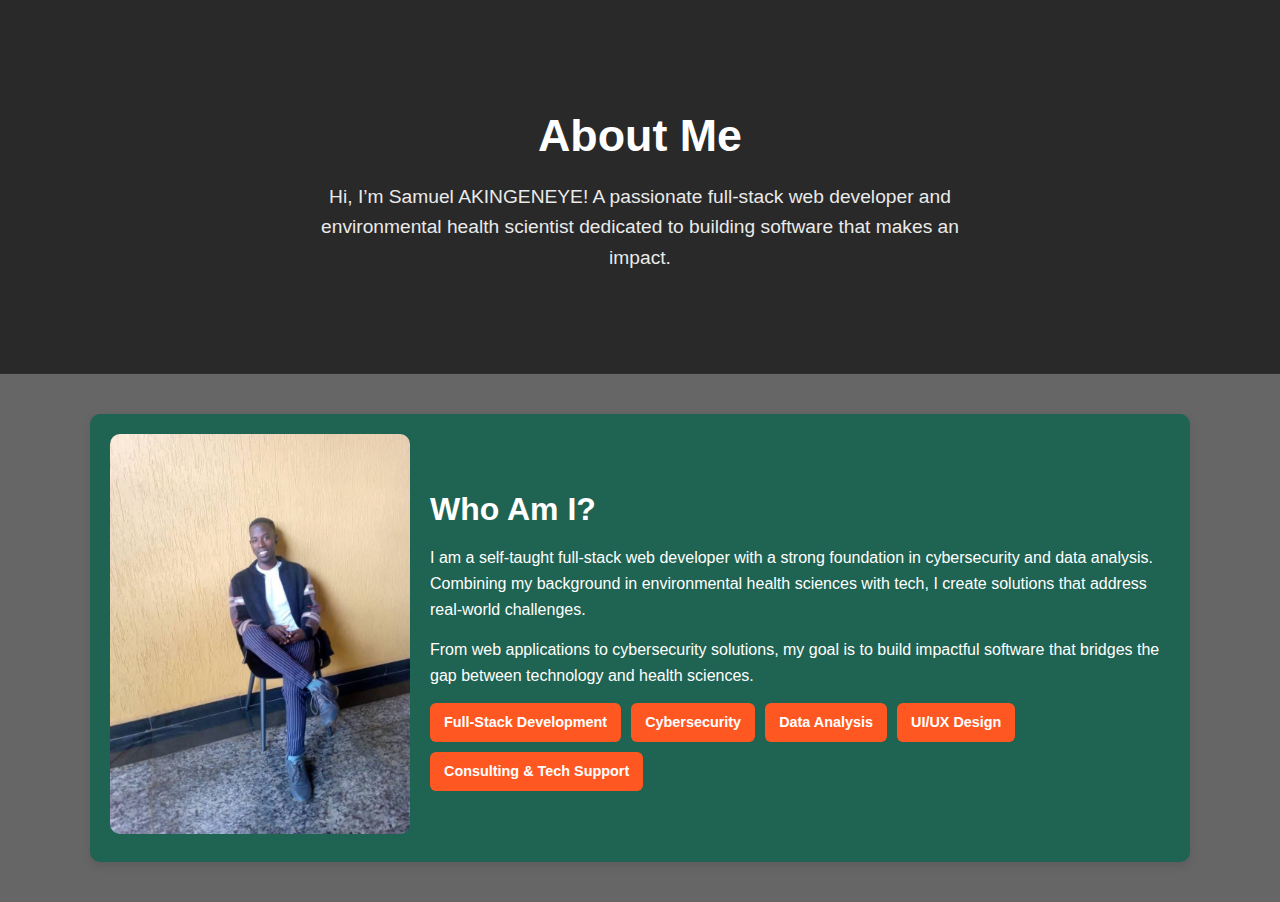
<file: about.html>
<!DOCTYPE html>
<html lang="en">
<head>
    <meta charset="UTF-8">
    <meta name="viewport" content="width=device-width, initial-scale=1.0">
    <title>About Me </title>
    <style>
        * {
            margin: 0;
            padding: 0;
            box-sizing: border-box;
            font-family: "Poppins", sans-serif;
        }

        body {
            background: linear-gradient(to right, rgba(0, 0, 0, 0.6), rgba(0, 0, 0, 0.6)), url('https://img.freepik.com/free-photo/technology-digital-business-concept-ai-graphic-interface_53876-129703.jpg');
            color: #333;
            line-height: 1.6;
        }

        /* Hero Section */
        .hero {
            background: linear-gradient(rgba(0, 0, 0, 0.6), rgba(0, 0, 0, 0.6)), 
                        url('https://img.freepik.com/free-photo/technology-digital-business-concept-ai-graphic-interface_53876-129703.jpg');
            background-size: cover;
            background-position: center;
            text-align: center;
            color: white;
            padding: 100px 20px;
        }

        .hero h1 {
            font-size: 2.8rem;
            margin-bottom: 10px;
        }

        .hero p {
            font-size: 1.2rem;
            max-width: 700px;
            margin: 0 auto;
            opacity: 0.9;
        }

        /* About Section */
        .about-container {
            max-width: 1100px;
            margin: 40px auto;
            padding: 20px;
            background: rgb(31, 99, 82);
            border-radius: 10px;
            box-shadow: 0 4px 10px rgba(0, 0, 0, 0.1);
            color: white;
        }

        .about-content {
            display: flex;
            align-items: center;
            flex-wrap: wrap;
            gap: 20px;
        }

        .about-image img {
            width: 300px;
            height: auto;
            border-radius: 10px;
        }

        .about-text {
            flex: 1;
        }

        .about-text h2 {
            font-size: 2rem;
            margin-bottom: 10px;
            color: white;
            text-shadow: #333;
        }

        .about-text p {
            font-size: 1rem;
            color: white;
            margin-bottom: 15px;
        }

        .about-text .skills {
            display: flex;
            flex-wrap: wrap;
            gap: 10px;
            margin-top: 10px;
        }

        .skills span {
            background: #ff5722;
            color: white;
            padding: 8px 14px;
            border-radius: 6px;
            font-size: 0.9rem;
            font-weight: bold;
        }

        /* Responsive Design */
        @media (max-width: 768px) {
            .about-content {
                flex-direction: column;
                text-align: center;
            }

            .about-image img {
                width: 80%;
            }
        }
    </style>
</head>
<body>

    <section class="hero">
        <h1>About Me</h1>
        <p>Hi, I’m Samuel AKINGENEYE! A passionate full-stack web developer and environmental health scientist dedicated to building software that makes an impact.</p>
    </section>

    <section class="about-container">
        <div class="about-content">
            <div class="about-image">
                <img src="My image.jpeg" alt="Fresh Talent">
            </div>
            <div class="about-text">
                <h2>Who Am I?</h2>
                <p>I am a self-taught full-stack web developer with a strong foundation in cybersecurity and data analysis. Combining my background in environmental health sciences with tech, I create solutions that address real-world challenges.</p>
                <p>From web applications to cybersecurity solutions, my goal is to build impactful software that bridges the gap between technology and health sciences.</p>
                <div class="skills">
                    <span>Full-Stack Development</span>
                    <span>Cybersecurity</span>
                    <span>Data Analysis</span>
                    <span>UI/UX Design</span>
                    <span>Consulting & Tech Support</span>
                </div>
            </div>
        </div>
    </section>

</body>
</html>
</file>
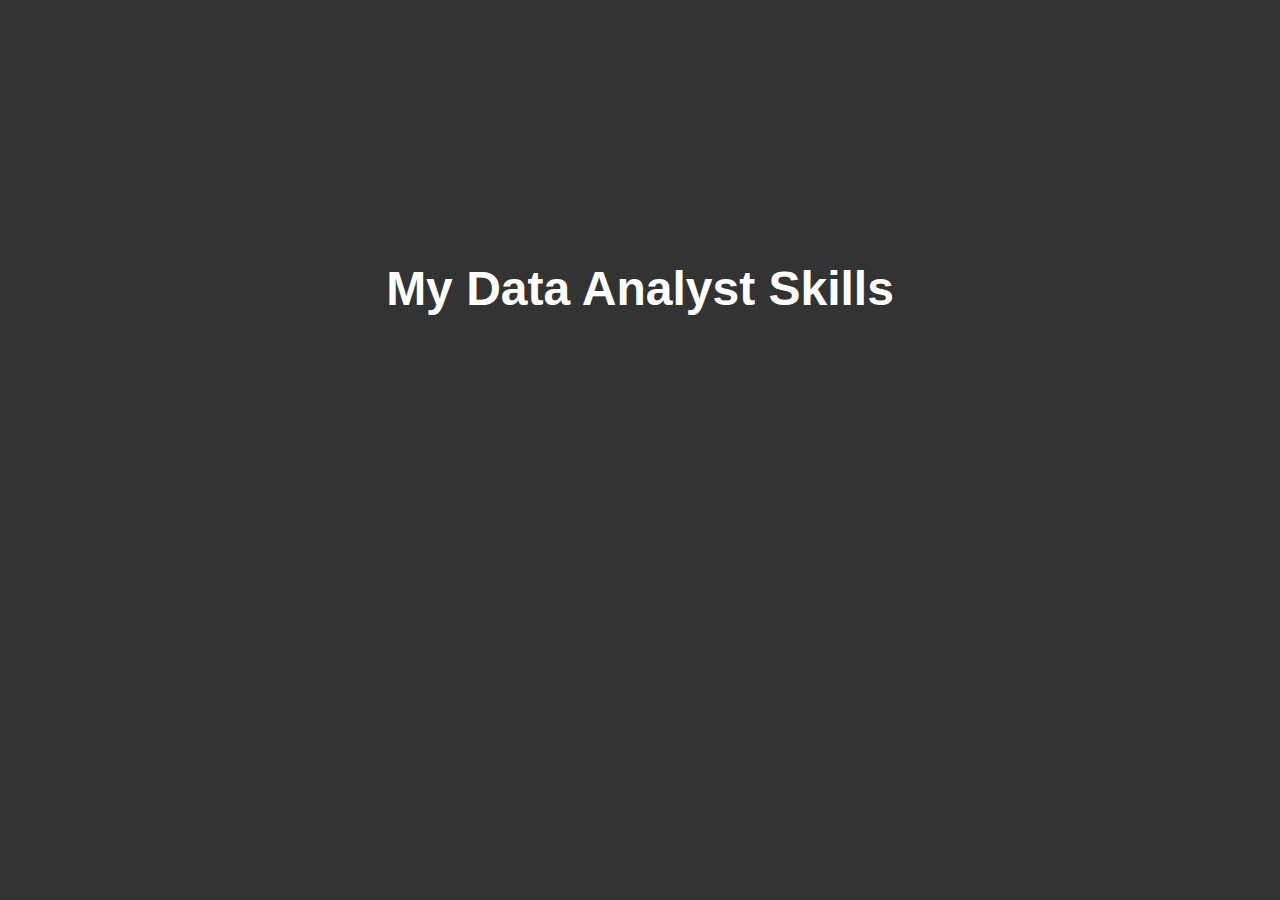
<file: analysis.html>
<!DOCTYPE html>
<html lang="en">
<head>
    <meta charset="UTF-8">
    <meta name="viewport" content="width=device-width, initial-scale=1.0">
    <title>Data Analyst Skills - Fresh Talent in IT</title>
    <style>
        body {
            font-family: Arial, sans-serif;
            background: rgba(0, 0, 0, 0.8);
            color: #fff;
            margin: 0;
            padding: 0;
            display: flex;
            justify-content: center;
            align-items: center;
            height: 100vh;
            text-align: center;
        }

        h1 {
            font-size: 3rem;
            margin-bottom: 50px;
            animation: fadeIn 2s ease-in-out;
        }

        .container {
            display: flex;
            justify-content: space-around;
            align-items: center;
            flex-wrap: wrap;  /* Allows items to wrap */
            width: 100%;
            max-width: 1000px;
            height: auto;  /* Adjusted to make height flexible */
        }

        .skill {
            font-size: 2rem;
            font-weight: bold;
            padding: 20px;
            margin: 10px;
            background: linear-gradient(135deg, #f6d365, #fda085);
            color: white;
            border-radius: 10px;
            text-align: center;
            box-shadow: 0 4px 6px rgba(0, 0, 0, 0.1);
            opacity: 0;
            animation: fadeInSkills 2s ease-in-out forwards;
            transition: transform 0.3s ease-in-out, box-shadow 0.3s ease-in-out;
            width: 200px;  /* Fixed width for each skill */
        }

        .skill:nth-child(1) {
            animation-delay: 0.5s;
        }

        .skill:nth-child(2) {
            animation-delay: 1s;
        }

        .skill:nth-child(3) {
            animation-delay: 1.5s;
        }

        .skill:nth-child(4) {
            animation-delay: 2s;
        }

        /* Hover animation */
        .skill:hover {
            transform: scale(1.1);
            box-shadow: 0 8px 15px rgba(0, 0, 0, 0.2);
        }

        @keyframes fadeIn {
            from {
                opacity: 0;
                transform: translateY(-20px);
            }
            to {
                opacity: 1;
                transform: translateY(0);
            }
        }

        @keyframes fadeInSkills {
            0% {
                opacity: 0;
                transform: translateY(30px);
            }
            100% {
                opacity: 1;
                transform: translateY(0);
            }
        }

        /* Media Queries for responsiveness */
        @media (max-width: 768px) {
            h1 {
                font-size: 2rem; /* Smaller heading on mobile */
            }

            .skill {
                font-size: 1.5rem; /* Smaller skill text on mobile */
                width: 45%; /* Two skills per row on mobile */
                margin: 10px;
            }

            .container {
                justify-content: center;
                height: auto; /* Adjust height for smaller screen */
            }
        }

        @media (max-width: 480px) {
            .skill {
                font-size: 1.2rem; /* Even smaller text on very small screens */
                width: 90%; /* One skill per row on very small screens */
            }
        }
    </style>
</head>
<body>
    <div>
        <h1>My Data Analyst Skills</h1>
        <div class="container">
            <div class="skill">Data Cleaning</div>
            <div class="skill">Data Visualization</div>
            <div class="skill">SQL Queries</div>
            <div class="skill">Python (Pandas, NumPy)</div>
        </div>
    </div>

    <script>
        document.querySelectorAll('.skill').forEach(skill => {
            skill.addEventListener('click', () => {
                alert(`You clicked on ${skill.textContent}!`);
            });
        });
    </script>
</body>
</html>
</file>
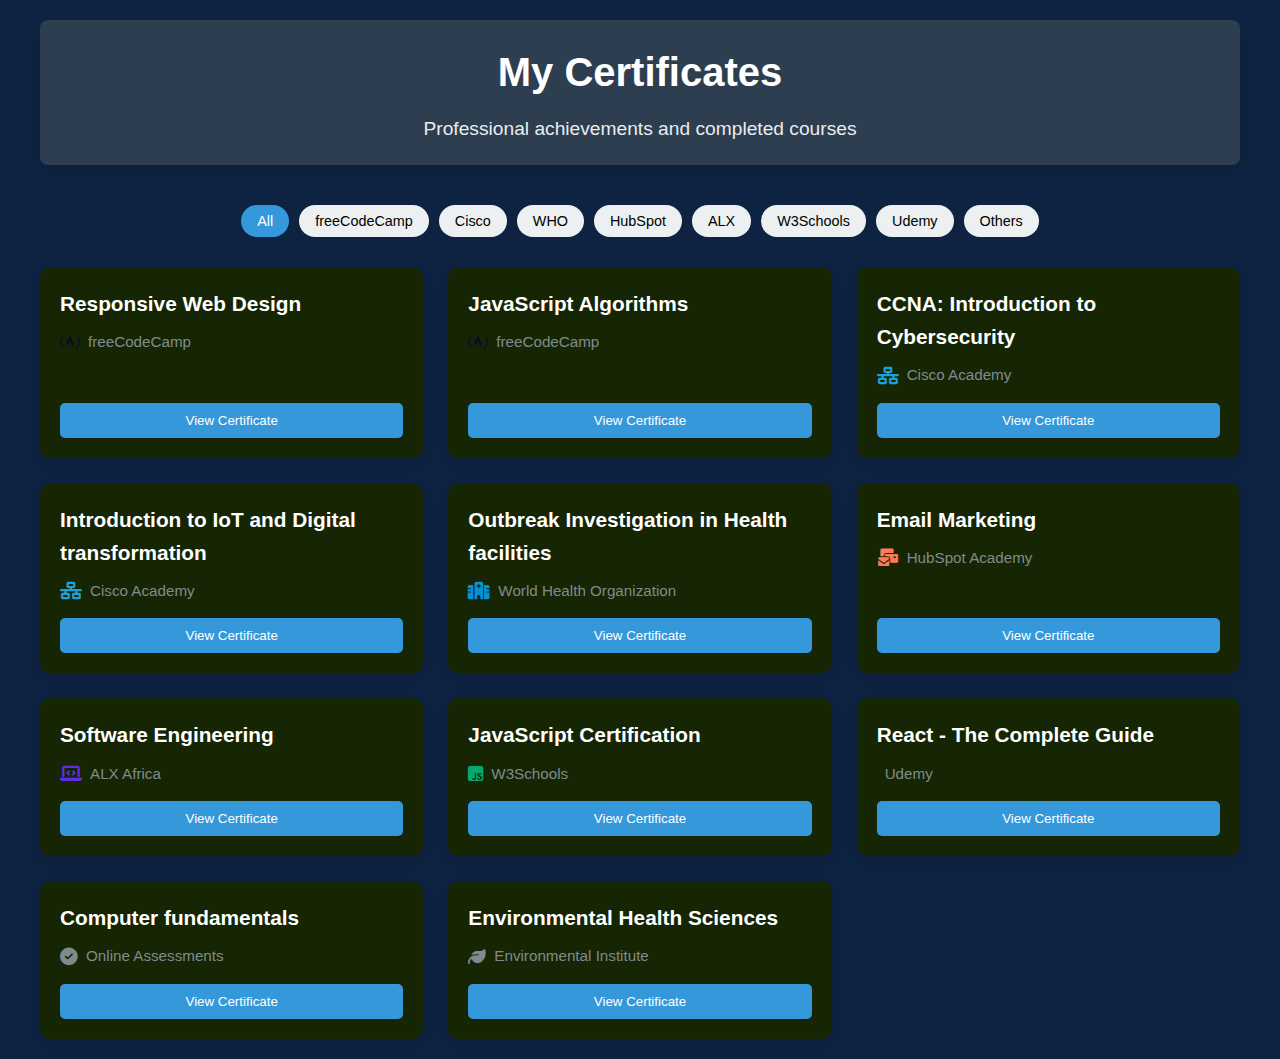
<file: certificates.html>
<!DOCTYPE html>
<html lang="en">
<head>
    <meta charset="UTF-8">
    <meta name="viewport" content="width=device-width, initial-scale=1.0">
    <title>Certificates</title>
    <link rel="stylesheet" href="https://cdnjs.cloudflare.com/ajax/libs/font-awesome/6.4.0/css/all.min.css">
    <style>
        /* Global Styles */
        body {
            font-family: 'Segoe UI', Tahoma, Geneva, Verdana, sans-serif;
            margin: 0;
            padding: 0;
            background-color: #0e2342;
            color: #333;
            line-height: 1.6;
        }

        .container {
            max-width: 1200px;
            margin: 0 auto;
            padding: 20px;
        }

        header {
            text-align: center;
            margin-bottom: 40px;
            padding: 20px 0;
            background-color: #2c3e50;
            color: white;
            border-radius: 8px;
            box-shadow: 0 4px 6px rgba(0, 0, 0, 0.1);
        }

        h1 {
            margin: 0;
            font-size: 2.5rem;
        }

        .subtitle {
            font-size: 1.2rem;
            opacity: 0.9;
            margin-top: 10px;
        }

        /* Certificates Grid */
        .certificates-grid {
            display: grid;
            grid-template-columns: repeat(auto-fill, minmax(300px, 1fr));
            gap: 25px;
            margin-top: 30px;
        }

        .certificate-card {
            background: rgb(22, 37, 3);
            border-radius: 10px;
            overflow: hidden;
            box-shadow: 0 5px 15px rgba(0, 0, 0, 0.1);
            transition: transform 0.3s ease, box-shadow 0.3s ease;
            display: flex;
            flex-direction: column;
        }

        .certificate-card:hover {
            transform: translateY(-5px);
            box-shadow: 0 10px 25px rgba(0, 0, 0, 0.15);
        }

        .certificate-content {
            padding: 20px;
            flex-grow: 1;
            display: flex;
            flex-direction: column;
        }

        .certificate-title {
            font-size: 1.3rem;
            margin: 0 0 10px 0;
            color: white;
            font-weight: bold;
        }

        .certificate-issuer {
            margin-bottom: 15px;
            color: #7f8c8d;
            font-size: 0.95rem;
            display: flex;
            align-items: center;
        }

        .certificate-issuer i {
            margin-right: 8px;
            font-size: 1.1rem;
        }

        .view-btn {
            display: inline-block;
            margin-top: auto;
            padding: 10px 20px;
            background-color: #3498db;
            color: white;
            text-decoration: none;
            border-radius: 5px;
            font-weight: 500;
            text-align: center;
            transition: background-color 0.3s;
            cursor: pointer;
            border: none;
        }

        .view-btn:hover {
            background-color: #356112;
        }

        /* Provider Colors */
        .freecodecamp { color: #0a0a23; }
        .cisco { color: #1ba0d7; }
        .who { color: #0093d5; }
        .hubspot { color: #ff7a59; }
        .alx { color: #5f2eea; }
        .w3school { color: #04aa6d; }
        .udemy { color: #a435f0; }
        .other { color: #7f8c8d; }

        /* Filter Controls */
        .filter-controls {
            display: flex;
            justify-content: center;
            gap: 10px;
            margin-bottom: 30px;
            flex-wrap: wrap;
        }

        .filter-btn {
            padding: 8px 16px;
            background-color: #ecf0f1;
            border: none;
            border-radius: 20px;
            cursor: pointer;
            transition: all 0.3s;
            font-weight: 500;
            font-size: 0.9rem;
        }

        .filter-btn.active, .filter-btn:hover {
            background-color: #3498db;
            color: white;
        }

        /* Fullscreen Modal Styles */
        .modal {
            display: none;
            position: fixed;
            z-index: 1000;
            left: 0;
            top: 0;
            width: 100%;
            height: 100%;
            background-color: rgba(0, 0, 0, 0.95);
            align-items: center;
            justify-content: center;
        }

        .modal-content {
            position: relative;
            width: 95%;
            height: 95%;
            display: flex;
            flex-direction: column;
        }

        .modal-header {
            display: flex;
            justify-content: space-between;
            align-items: center;
            padding: 10px;
            background-color: #2c3e50;
            color: white;
            border-radius: 8px 8px 0 0;
        }

        .modal-title {
            margin: 0;
            font-size: 1.2rem;
            padding-left: 10px;
        }

        .modal-close {
            color: white;
            font-size: 28px;
            font-weight: bold;
            cursor: pointer;
            padding: 0 15px;
        }

        .modal-close:hover {
            color: #3498db;
        }

        .modal-body {
            flex-grow: 1;
            display: flex;
            justify-content: center;
            align-items: center;
            background-color: #000;
            overflow: auto;
        }

        .certificate-container {
            max-width: 100%;
            max-height: 100%;
            display: flex;
            justify-content: center;
            align-items: center;
        }

        .certificate-viewer {
            max-width: 100%;
            max-height: 90vh;
            object-fit: contain;
        }

        .pdf-viewer {
            width: 100%;
            height: 90vh;
            border: none;
        }

        .modal-footer {
            display: flex;
            justify-content: center;
            padding: 10px;
            background-color: #2c3e50;
            border-radius: 0 0 8px 8px;
        }

        .modal-btn {
            margin: 0 10px;
            padding: 8px 16px;
            background-color: #3498db;
            color: white;
            border: none;
            border-radius: 5px;
            cursor: pointer;
            font-size: 0.9rem;
            display: flex;
            align-items: center;
        }

        .modal-btn i {
            margin-right: 5px;
        }

        .modal-btn:hover {
            background-color: #356112;
        }

        /* Navigation Arrows */
        .nav-arrow {
            position: absolute;
            top: 50%;
            transform: translateY(-50%);
            color: white;
            font-size: 3rem;
            cursor: pointer;
            background-color: rgba(0, 0, 0, 0.5);
            width: 50px;
            height: 80px;
            display: flex;
            align-items: center;
            justify-content: center;
            z-index: 10;
        }

        .nav-arrow:hover {
            background-color: rgba(0, 0, 0, 0.8);
        }

        .nav-prev {
            left: 10px;
            border-radius: 0 5px 5px 0;
        }

        .nav-next {
            right: 10px;
            border-radius: 5px 0 0 5px;
        }

        /* Responsive Design */
        @media (max-width: 768px) {
            .certificates-grid {
                grid-template-columns: 1fr;
            }
            
            h1 {
                font-size: 2rem;
            }
            
            .modal-content {
                width: 100%;
                height: 100%;
            }
            
            .certificate-viewer, .pdf-viewer {
                max-height: 80vh;
                height: auto;
            }
            
            .nav-arrow {
                font-size: 2rem;
                width: 40px;
                height: 60px;
            }
        }

        @media (max-width: 480px) {
            .container {
                padding: 10px;
            }
            
            header {
                padding: 15px 0;
            }
            
            .certificate-content {
                padding: 15px;
            }
            
            .filter-controls {
                gap: 8px;
            }
            
            .filter-btn {
                padding: 6px 12px;
                font-size: 0.8rem;
            }
            
            .modal-title {
                font-size: 1rem;
            }
            
            .modal-btn {
                padding: 6px 12px;
                font-size: 0.8rem;
            }
        }
    </style>
</head>
<body>
    <div class="container">
        <header>
            <h1>My Certificates</h1>
            <div class="subtitle">Professional achievements and completed courses</div>
        </header>

        <div class="filter-controls">
            <button class="filter-btn active" data-filter="all">All</button>
            <button class="filter-btn" data-filter="freecodecamp">freeCodeCamp</button>
            <button class="filter-btn" data-filter="cisco">Cisco</button>
            <button class="filter-btn" data-filter="who">WHO</button>
            <button class="filter-btn" data-filter="hubspot">HubSpot</button>
            <button class="filter-btn" data-filter="alx">ALX</button>
            <button class="filter-btn" data-filter="w3school">W3Schools</button>
            <button class="filter-btn" data-filter="udemy">Udemy</button>
            <button class="filter-btn" data-filter="other">Others</button>
        </div>

        <div class="certificates-grid">
            <!-- freeCodeCamp Certificates -->
            <div class="certificate-card" data-category="freecodecamp">
                <div class="certificate-content">
                    <h3 class="certificate-title">Responsive Web Design</h3>
                    <div class="certificate-issuer">
                        <i class="fab fa-free-code-camp freecodecamp"></i> freeCodeCamp
                    </div>
                    <button class="view-btn" data-file="Responsive Web Design.pdf" data-title="freeCodeCamp - Responsive Web Design">View Certificate</button>
                </div>
            </div>

            <div class="certificate-card" data-category="freecodecamp">
                <div class="certificate-content">
                    <h3 class="certificate-title">JavaScript Algorithms</h3>
                    <div class="certificate-issuer">
                        <i class="fab fa-free-code-camp freecodecamp"></i> freeCodeCamp
                    </div>
                    <button class="view-btn" data-file="Javascript Algorithm and Data Structures.pdf" data-title="freeCodeCamp - JavaScript Algorithms">View Certificate</button>
                </div>
            </div>

            <!-- Cisco Certificates -->
            <div class="certificate-card" data-category="cisco">
                <div class="certificate-content">
                    <h3 class="certificate-title">CCNA: Introduction to Cybersecurity</h3>
                    <div class="certificate-issuer">
                        <i class="fas fa-network-wired cisco"></i> Cisco Academy
                    </div>
                    <button class="view-btn" data-file="Introduction to cybersecurity.pdf" data-title="Cisco - Introduction to Cybersecurity">View Certificate</button>
                </div>
            </div>

            <div class="certificate-card" data-category="cisco">
                <div class="certificate-content">
                    <h3 class="certificate-title">Introduction to IoT and Digital transformation</h3>
                    <div class="certificate-issuer">
                        <i class="fas fa-network-wired cisco"></i> Cisco Academy
                    </div>
                    <button class="view-btn" data-file="IoT and digital transformation.pdf" data-title="Cisco - Introduction to IoT and Digital Transformation">View Certificate</button>
                </div>
            </div>

            <!-- WHO Certificates -->
            <div class="certificate-card" data-category="who">
                <div class="certificate-content">
                    <h3 class="certificate-title">Outbreak Investigation in Health facilities</h3>
                    <div class="certificate-issuer">
                        <i class="fas fa-hospital who"></i> World Health Organization
                    </div>
                    <button class="view-btn" data-file="W.H.O Certificate.pdf" data-title="WHO - Outbreak Investigation in Health facilities">View Certificate</button>
                </div>
            </div>

            <!-- HubSpot Certificates -->
            <div class="certificate-card" data-category="hubspot">
                <div class="certificate-content">
                    <h3 class="certificate-title">Email Marketing</h3>
                    <div class="certificate-issuer">
                        <i class="fas fa-mail-bulk hubspot"></i> HubSpot Academy
                    </div>
                    <button class="view-btn" data-file="Email marketing.png" data-title="HubSpot - Email Marketing Certification">View Certificate</button>
                </div>
            </div>

            <!-- ALX Certificates -->
            <div class="certificate-card" data-category="alx">
                <div class="certificate-content">
                    <h3 class="certificate-title">Software Engineering</h3>
                    <div class="certificate-issuer">
                        <i class="fas fa-laptop-code alx"></i> ALX Africa
                    </div>
                    <button class="view-btn" data-file="" data-title="ALX - Software Engineering">View Certificate</button>
                </div>
            </div>

            <!-- W3Schools Certificates -->
            <div class="certificate-card" data-category="w3school">
                <div class="certificate-content">
                    <h3 class="certificate-title">JavaScript Certification</h3>
                    <div class="certificate-issuer">
                        <i class="fab fa-js-square w3school"></i> W3Schools
                    </div>
                    <button class="view-btn" data-file="" data-title="W3Schools - JavaScript Certification">View Certificate</button>
                </div>
            </div>

            <!-- Udemy Certificates -->
            <div class="certificate-card" data-category="udemy">
                <div class="certificate-content">
                    <h3 class="certificate-title">React - The Complete Guide</h3>
                    <div class="certificate-issuer">
                        <i class="fab fa-udemy udemy"></i> Udemy
                    </div>
                    <button class="view-btn" data-file="" data-title="Udemy - React: The Complete Guide">View Certificate</button>
                </div>
            </div>

            <!-- Other Certificates -->
            <div class="certificate-card" data-category="other">
                <div class="certificate-content">
                    <h3 class="certificate-title">Computer fundamentals</h3>
                    <div class="certificate-issuer">
                        <i class="fas fa-check-circle other"></i> Online Assessments
                    </div>
                    <button class="view-btn" data-file="Computer foundamentals.pdf" data-title="Computer Fundamentals">View Certificate</button>
                </div>
            </div>

            <div class="certificate-card" data-category="other">
                <div class="certificate-content">
                    <h3 class="certificate-title">Environmental Health Sciences</h3>
                    <div class="certificate-issuer">
                        <i class="fas fa-leaf other"></i> Environmental Institute
                    </div>
                    <button class="view-btn" data-file="" data-title="Environmental Health Sciences">View Certificate</button>
                </div>
            </div>
        </div>
    </div>

    <!-- Fullscreen Modal -->
    <div class="modal" id="certificateModal">
        <div class="modal-content">
            <div class="modal-header">
                <h3 class="modal-title" id="modalTitle"></h3>
                <span class="modal-close">&times;</span>
            </div>
            <div class="modal-body">
                <div class="certificate-container" id="certificateContainer"></div>
                <div class="nav-arrow nav-prev" id="prevCert">&lsaquo;</div>
                <div class="nav-arrow nav-next" id="nextCert">&rsaquo;</div>
            </div>
            <div class="modal-footer">
                <button class="modal-btn" id="downloadBtn"><i class="fas fa-download"></i> Download</button>
                <button class="modal-btn" id="zoomInBtn"><i class="fas fa-search-plus"></i> Zoom In</button>
                <button class="modal-btn" id="zoomOutBtn"><i class="fas fa-search-minus"></i> Zoom Out</button>
                <button class="modal-btn" id="fullscreenBtn"><i class="fas fa-expand"></i> Fullscreen</button>
            </div>
        </div>
    </div>

    <script>
        // Certificate data
        const certificates = [
            {
                title: "freeCodeCamp - Responsive Web Design",
                file: "Responsive Web Design.pdf",
                category: "freecodecamp"
            },
            {
                title: "freeCodeCamp - JavaScript Algorithms",
                file: "Javascript Algorithm and Data Structures.pdf",
                category: "freecodecamp"
            },
            {
                title: "Cisco - Introduction to Cybersecurity",
                file: "Introduction to cybersecurity.pdf",
                category: "cisco"
            },
            {
                title: "Cisco - Introduction to IoT and Digital Transformation",
                file: "IoT and digital transformation.pdf",
                category: "cisco"
            },
            {
                title: "WHO - Outbreak Investigation in Health facilities",
                file: "W.H.O Certificate.pdf",
                category: "who"
            },
            {
                title: "HubSpot - Email Marketing Certification",
                file: "Email marketing.png",
                category: "hubspot"
            },
            {
                title: "Computer Fundamentals",
                file: "Computer foundamentals.pdf",
                category: "other"
            }
        ];

        // Modal elements
        const modal = document.getElementById('certificateModal');
        const modalTitle = document.getElementById('modalTitle');
        const certificateContainer = document.getElementById('certificateContainer');
        const closeBtn = document.querySelector('.modal-close');
        const viewButtons = document.querySelectorAll('.view-btn');
        const prevBtn = document.getElementById('prevCert');
        const nextBtn = document.getElementById('nextCert');
        const downloadBtn = document.getElementById('downloadBtn');
        const zoomInBtn = document.getElementById('zoomInBtn');
        const zoomOutBtn = document.getElementById('zoomOutBtn');
        const fullscreenBtn = document.getElementById('fullscreenBtn');

        // Current certificate index
        let currentCertIndex = 0;
        let currentZoom = 1;
        let isFullscreen = false;

        // Open modal with certificate
        function openCertificate(index) {
            const cert = certificates[index];
            if (!cert || !cert.file) {
                alert('Certificate not available yet');
                return;
            }

            currentCertIndex = index;
            modalTitle.textContent = cert.title;
            downloadBtn.onclick = () => {
                const link = document.createElement('a');
                link.href = cert.file;
                link.download = cert.file.split('/').pop();
                link.click();
            };

            // Clear previous content
            certificateContainer.innerHTML = '';

            // Check file type
            const fileExtension = cert.file.split('.').pop().toLowerCase();
            
            if (fileExtension === 'pdf') {
                const iframe = document.createElement('iframe');
                iframe.src = cert.file;
                iframe.className = 'pdf-viewer';
                iframe.setAttribute('frameborder', '0');
                certificateContainer.appendChild(iframe);
            } else {
                const img = document.createElement('img');
                img.src = cert.file;
                img.className = 'certificate-viewer';
                img.alt = cert.title;
                img.style.transform = `scale(${currentZoom})`;
                certificateContainer.appendChild(img);
            }

            modal.style.display = 'flex';
            document.body.style.overflow = 'hidden';
        }

        // Navigation functions
        function showNextCertificate() {
            const nextIndex = (currentCertIndex + 1) % certificates.length;
            openCertificate(nextIndex);
        }

        function showPrevCertificate() {
            const prevIndex = (currentCertIndex - 1 + certificates.length) % certificates.length;
            openCertificate(prevIndex);
        }

        // Zoom functions
        function zoomIn() {
            const viewer = certificateContainer.querySelector('img');
            if (viewer) {
                currentZoom += 0.1;
                viewer.style.transform = `scale(${currentZoom})`;
            }
        }

        function zoomOut() {
            const viewer = certificateContainer.querySelector('img');
            if (viewer) {
                currentZoom = Math.max(0.5, currentZoom - 0.1);
                viewer.style.transform = `scale(${currentZoom})`;
            }
        }

        // Toggle fullscreen
        function toggleFullscreen() {
            const elem = certificateContainer;
            if (!document.fullscreenElement) {
                if (elem.requestFullscreen) {
                    elem.requestFullscreen();
                } else if (elem.webkitRequestFullscreen) {
                    elem.webkitRequestFullscreen();
                } else if (elem.msRequestFullscreen) {
                    elem.msRequestFullscreen();
                }
                isFullscreen = true;
                fullscreenBtn.innerHTML = '<i class="fas fa-compress"></i> Exit Fullscreen';
            } else {
                if (document.exitFullscreen) {
                    document.exitFullscreen();
                } else if (document.webkitExitFullscreen) {
                    document.webkitExitFullscreen();
                } else if (document.msExitFullscreen) {
                    document.msExitFullscreen();
                }
                isFullscreen = false;
                fullscreenBtn.innerHTML = '<i class="fas fa-expand"></i> Fullscreen';
            }
        }

        // Event listeners
        viewButtons.forEach((button, index) => {
            button.addEventListener('click', () => {
                const file = button.getAttribute('data-file');
                const certIndex = certificates.findIndex(c => c.file === file);
                if (certIndex !== -1) {
                    openCertificate(certIndex);
                } else {
                    alert('Certificate not available yet');
                }
            });
        });

        closeBtn.addEventListener('click', () => {
            modal.style.display = 'none';
            document.body.style.overflow = 'auto';
            currentZoom = 1;
        });

        window.addEventListener('click', (e) => {
            if (e.target === modal) {
                modal.style.display = 'none';
                document.body.style.overflow = 'auto';
                currentZoom = 1;
            }
        });

        prevBtn.addEventListener('click', showPrevCertificate);
        nextBtn.addEventListener('click', showNextCertificate);
        zoomInBtn.addEventListener('click', zoomIn);
        zoomOutBtn.addEventListener('click', zoomOut);
        fullscreenBtn.addEventListener('click', toggleFullscreen);

        // Keyboard navigation
        document.addEventListener('keydown', (e) => {
            if (modal.style.display === 'flex') {
                if (e.key === 'ArrowRight') {
                    showNextCertificate();
                } else if (e.key === 'ArrowLeft') {
                    showPrevCertificate();
                } else if (e.key === 'Escape') {
                    modal.style.display = 'none';
                    document.body.style.overflow = 'auto';
                    currentZoom = 1;
                } else if (e.key === '+' || e.key === '=') {
                    zoomIn();
                } else if (e.key === '-' || e.key === '_') {
                    zoomOut();
                } else if (e.key === 'f' || e.key === 'F') {
                    toggleFullscreen();
                }
            }
        });

        // Filter functionality
        const filterButtons = document.querySelectorAll('.filter-btn');
        const certificateCards = document.querySelectorAll('.certificate-card');

        filterButtons.forEach(button => {
            button.addEventListener('click', function() {
                // Update active button
                filterButtons.forEach(btn => btn.classList.remove('active'));
                this.classList.add('active');
                
                const filterValue = this.getAttribute('data-filter');
                
                certificateCards.forEach(card => {
                    if (filterValue === 'all') {
                        card.style.display = 'block';
                    } else {
                        const category = card.getAttribute('data-category');
                        if (category === filterValue) {
                            card.style.display = 'block';
                        } else {
                            card.style.display = 'none';
                        }
                    }
                });
            });
        });
    </script>
</body>
</html>
</file>
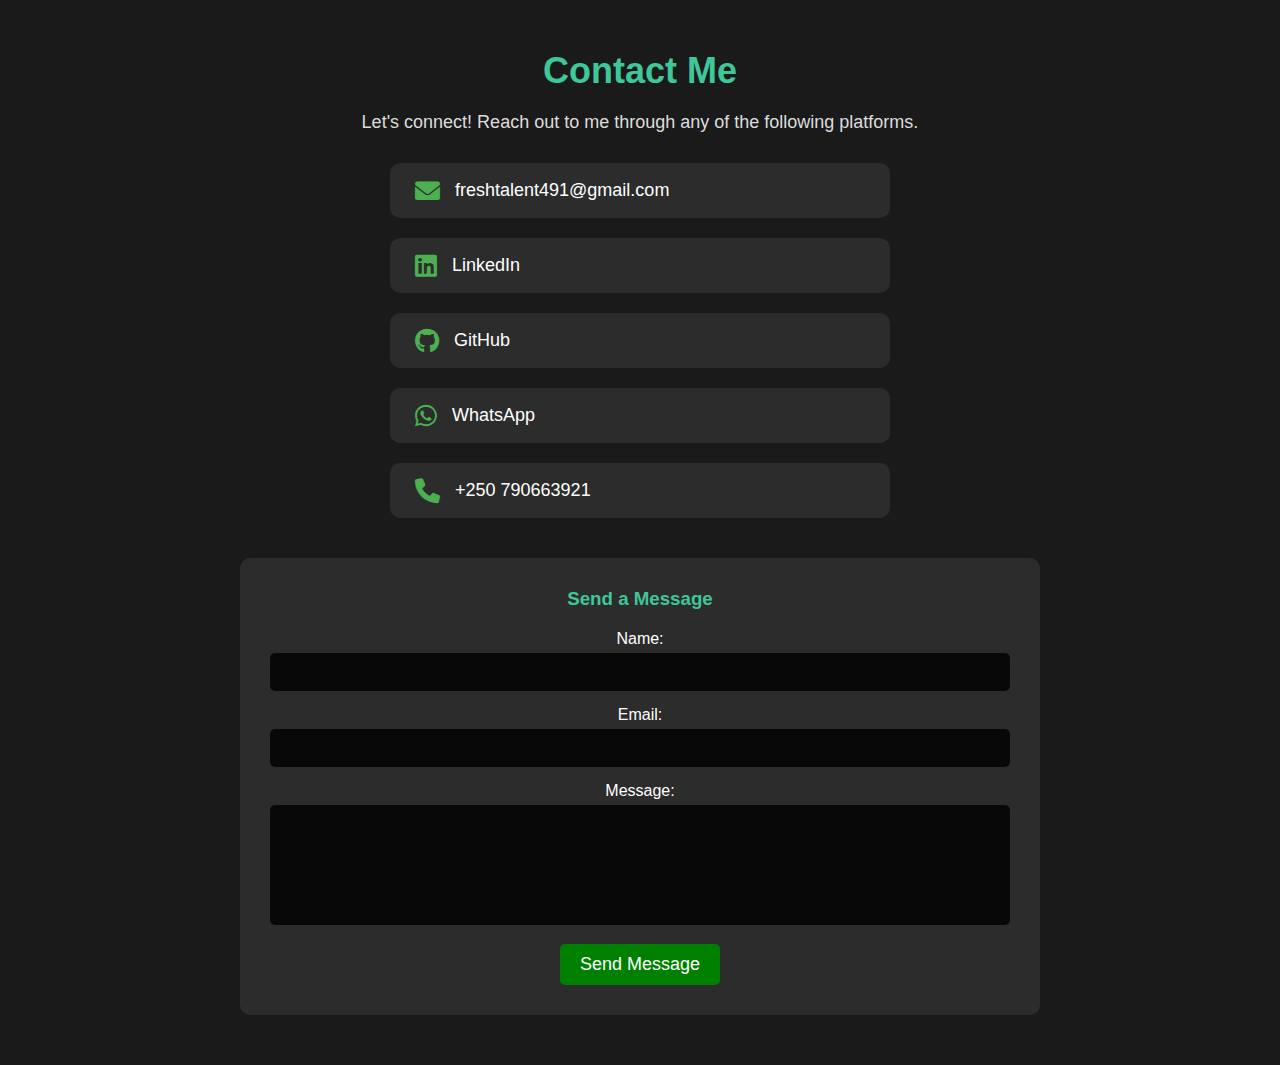
<file: contact.html>
<!DOCTYPE html>
<html lang="en">
<head>
    <meta charset="UTF-8">
    <meta name="viewport" content="width=device-width, initial-scale=1.0">
    <title>Contact me</title>
    <!-- FontAwesome for icons -->
    <link rel="stylesheet" href="https://cdnjs.cloudflare.com/ajax/libs/font-awesome/6.0.0-beta3/css/all.min.css">
    <style>
        /* General Reset */
        * {
            margin: 0;
            padding: 0;
            box-sizing: border-box;
        }

        body {
          background-image: url(https://img.freepik.com/free-vector/abstract-black-lines-geometric-background_677411-2748.jpg?semt=ais_hybrid);
            font-family: Arial, sans-serif;
            background-color: #121212; /* Dark background */
            color: #fff;
            padding: 0;
            margin: 0;
        }

        /* Contact Section */
        .contact-section {
            padding: 50px 20px;
            background-color: #1a1a1a;
            text-align: center;
        }

        .container {
            max-width: 800px;
            margin: 0 auto;
        }

        .section-title {
            font-size: 36px;
            font-weight: bold;
            color: #3ec799;
            margin-bottom: 20px;
        }

        .contact-text {
            font-size: 18px;
            color: #ddd;
            margin-bottom: 30px;
        }

        .contact-links {
            display: flex;
            flex-direction: column;
            align-items: center;
            gap: 20px;
        }

        .contact-item {
            display: flex;
            align-items: center;
            gap: 15px;
            background-color: #2c2c2c;
            padding: 15px 25px;
            width: 100%;
            max-width: 500px;
            border-radius: 10px;
            text-decoration: none;
            color: #fff;
            font-size: 18px;
            transition: transform 0.3s ease, background-color 0.3s ease;
        }

        .contact-item:hover {
            background-color: #FF6347;
            transform: translateY(-5px);
        }

        .contact-item i {
            font-size: 25px;
            color: #4CAF50; /* Dark green */
            transition: color 0.3s ease;
        }

        .contact-item:hover i {
            color: #fff;
        }

        /* Contact Form */
        .contact-form {
            background-color: #2c2c2c;
            padding: 30px;
            margin-top: 40px;
            border-radius: 10px;
        }

        .contact-form h3 {
          color: #3ec799;
            margin-bottom: 20px;
        }

        .form-group {
            margin-bottom: 15px;
        }

        .form-group label {
            display: block;
            color: #fff;
            font-size: 16px;
            margin-bottom: 5px;
        }

        .form-group input, .form-group textarea {
            width: 100%;
            padding: 10px;
            border: none;
            background: rgba(0, 0, 0, 0.8);
            border-radius: 5px;
            font-size: 16px;
        }

        .form-group textarea {
            height: 120px;
            resize: none;
        }

        .submit-btn {
            background-color: green;
            color: #fff;
            padding: 10px 20px;
            border: none;
            border-radius: 5px;
            font-size: 18px;
            cursor: pointer;
            transition: background-color 0.3s ease;
        }

        .submit-btn:hover {
            background-color: #FF4500;
        }

        /* Responsive Design */
        @media (max-width: 768px) {
            .section-title {
                font-size: 28px;
            }

            .contact-text {
                font-size: 16px;
            }

            .contact-item {
                font-size: 16px;
            }
        }
    </style>
</head>
<body>

    <section class="contact-section">
        <div class="container">
            <h2 class="section-title">Contact Me</h2>
            <p class="contact-text">Let's connect! Reach out to me through any of the following platforms.</p>

            <div class="contact-links">
                <a href="mailto:freshtalent491@gmail.com" class="contact-item">
                    <i class="fas fa-envelope"></i> freshtalent491@gmail.com
                </a>
                <a href="linkedin.com/in/samuel-akingeneye" class="contact-item">
                    <i class="fab fa-linkedin"></i> LinkedIn
                </a>
                <a href="https://github.com/Samuel-AKINGENEYE" class="contact-item">
                    <i class="fab fa-github"></i> GitHub
                </a>
                <a href="https://wa.me/0790663921" class="contact-item">
                    <i class="fab fa-whatsapp"></i> WhatsApp
                </a>
                <a href="tel:+250790663921" class="contact-item">
                    <i class="fas fa-phone"></i> +250 790663921
                </a>
            </div>

            <!-- Contact Form -->
            <div class="contact-form">
                <h3>Send a Message</h3>
                <form action="mailto:freshtalent491@gmail.com" method="post" enctype="text/plain">
                    <div class="form-group">
                        <label for="name">Name:</label>
                        <input type="text" id="name" name="name" required>
                    </div>
                    <div class="form-group">
                        <label for="email">Email:</label>
                        <input type="email" id="email" name="email" required>
                    </div>
                    <div class="form-group">
                        <label for="message">Message:</label>
                        <textarea id="message" name="message" required></textarea>
                    </div>
                    <button type="submit" class="submit-btn">Send Message</button>
                </form>
            </div>
        </div>
    </section>

</body>
</html>
</file>
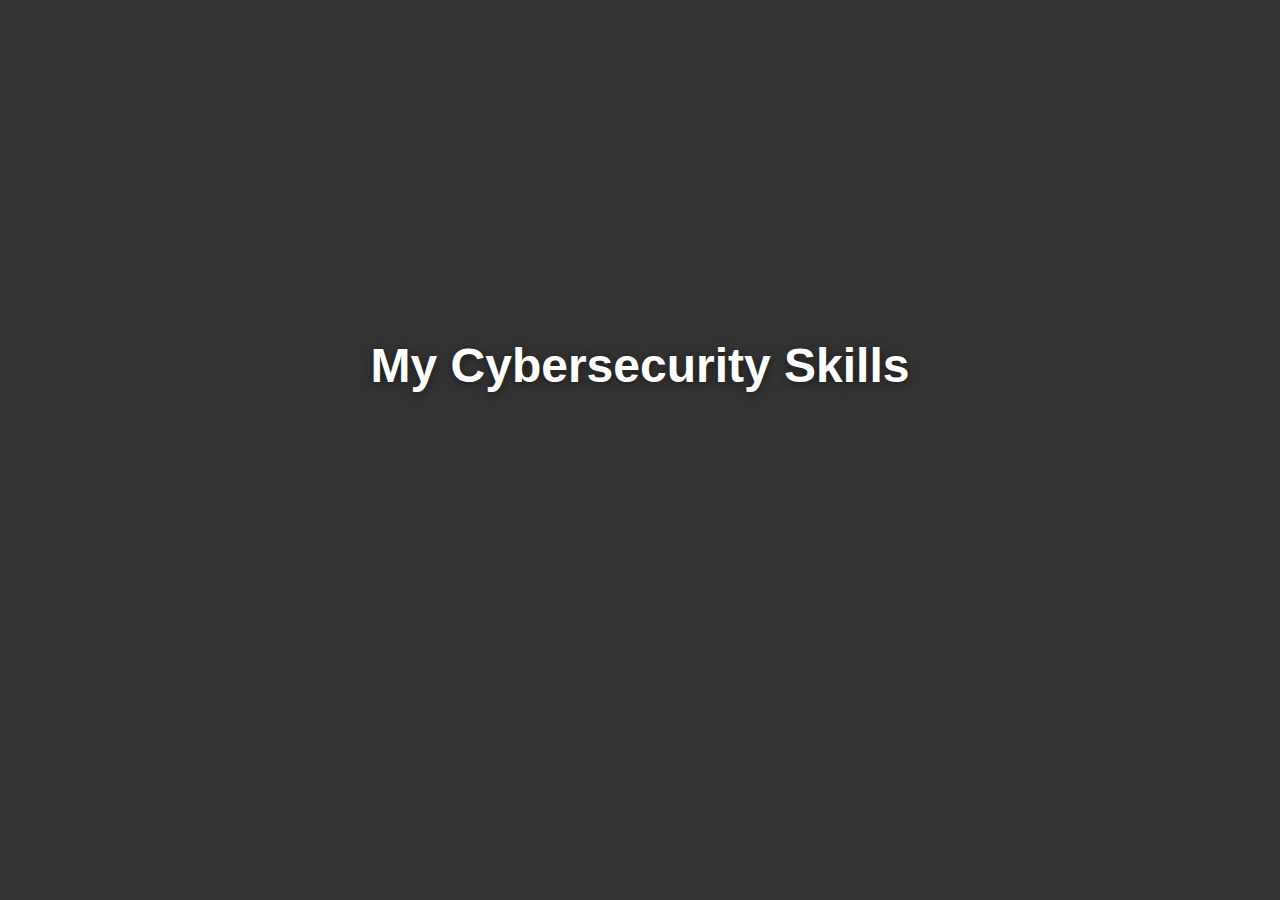
<file: cybersecurity.html>
<!DOCTYPE html>
<html lang="en">
<head>
    <meta charset="UTF-8">
    <meta name="viewport" content="width=device-width, initial-scale=1.0">
    <title>Cybersecurity Skills - Fresh Talent in IT</title>
    <style>
        /* Base styles */
        * {
            margin: 0;
            padding: 0;
            box-sizing: border-box;
        }

        body {
            font-family: Arial, sans-serif;
            background: rgba(0, 0, 0, 0.8);
            color: #fff;
            min-height: 100vh;
            display: flex;
            justify-content: center;
            align-items: center;
            padding: 20px;
        }

        .page-content {
            width: 100%;
            max-width: 1200px;
        }

        h1 {
            font-size: clamp(2rem, 5vw, 3rem);
            margin-bottom: clamp(30px, 5vh, 50px);
            animation: fadeIn 2s ease-in-out;
            text-align: center;
            line-height: 1.2;
            text-shadow: 0 2px 10px rgba(0, 0, 0, 0.5);
        }

        .container {
            display: flex;
            flex-wrap: wrap;
            justify-content: center;
            gap: 30px;
            width: 100%;
            padding: 0 10px;
        }

        .skill {
            font-size: clamp(1.2rem, 2.5vw, 2rem);
            font-weight: bold;
            padding: clamp(15px, 4vw, 25px);
            background: linear-gradient(135deg, #6a11cb, #2575fc);
            color: white;
            border-radius: 10px;
            text-align: center;
            box-shadow: 0 4px 15px rgba(0, 0, 0, 0.2);
            opacity: 0;
            animation: fadeInSkills 2s ease-in-out forwards;
            transition: transform 0.3s ease-in-out, box-shadow 0.3s ease-in-out;
            cursor: pointer;
            flex: 1 1 200px;
            max-width: 300px;
            min-width: 200px;
            min-height: 80px;
            display: flex;
            justify-content: center;
            align-items: center;
            position: relative;
            overflow: hidden;
            z-index: 1;
        }

        .skill::before {
            content: '';
            position: absolute;
            top: 0;
            left: 0;
            width: 100%;
            height: 100%;
            background: rgba(255, 255, 255, 0.1);
            z-index: -1;
            transform: scaleX(0);
            transform-origin: right;
            transition: transform 0.5s ease;
        }

        .skill:hover::before {
            transform: scaleX(1);
            transform-origin: left;
        }

        .skill:nth-child(1) {
            animation-delay: 0.3s;
        }

        .skill:nth-child(2) {
            animation-delay: 0.6s;
        }

        .skill:nth-child(3) {
            animation-delay: 0.9s;
        }

        .skill:nth-child(4) {
            animation-delay: 1.2s;
        }

        /* Enhanced hover animation */
        .skill:hover {
            transform: translateY(-8px);
            box-shadow: 0 12px 20px rgba(0, 0, 0, 0.3);
        }

        .skill:active {
            transform: translateY(-2px);
            box-shadow: 0 6px 10px rgba(0, 0, 0, 0.2);
            transition: all 0.1s ease;
        }

        /* Animations */
        @keyframes fadeIn {
            from {
                opacity: 0;
                transform: translateY(-20px);
            }
            to {
                opacity: 1;
                transform: translateY(0);
            }
        }

        @keyframes fadeInSkills {
            0% {
                opacity: 0;
                transform: translateY(30px);
            }
            100% {
                opacity: 1;
                transform: translateY(0);
            }
        }

        /* Media Queries */
        @media (max-width: 900px) {
            .container {
                gap: 20px;
            }
            
            .skill {
                min-width: 190px;
                padding: clamp(12px, 3vw, 20px);
            }
        }

        @media (max-width: 600px) {
            body {
                padding: 15px 10px;
            }
            
            h1 {
                margin-bottom: 25px;
            }
            
            .container {
                flex-direction: column;
                align-items: center;
                gap: 15px;
            }
            
            .skill {
                width: 100%;
                max-width: 350px;
            }
        }

        @media (prefers-reduced-motion: reduce) {
            .skill, h1 {
                animation: none;
                opacity: 1;
            }
            
            .skill {
                transition: none;
            }
            
            .skill:hover {
                transform: none;
                box-shadow: 0 4px 15px rgba(0, 0, 0, 0.2);
            }
            
            .skill::before {
                display: none;
            }
        }
    </style>
</head>
<body>
    <div class="page-content">
        <h1>My Cybersecurity Skills</h1>
        <div class="container">
            <div class="skill">Firewall Configuration</div>
            <div class="skill">Penetration Testing</div>
            <div class="skill">Network Security</div>
            <div class="skill">Malware Analysis</div>
        </div>
    </div>

    <script>
        document.querySelectorAll('.skill').forEach(skill => {
            skill.addEventListener('click', () => {
                alert(`You clicked on ${skill.textContent}!`);
            });
            
            // Add touch support for mobile devices
            skill.addEventListener('touchstart', function() {
                this.classList.add('touch-active');
            }, {passive: true});
            
            skill.addEventListener('touchend', function() {
                this.classList.remove('touch-active');
                setTimeout(() => {
                    this.blur();
                }, 300);
            }, {passive: true});
        });
        
        // Prevent layout shifts
        window.addEventListener('load', function() {
            document.querySelectorAll('.skill').forEach(skill => {
                skill.style.height = skill.offsetHeight + 'px';
            });
        });
    </script>
</body>
</html>
</file>
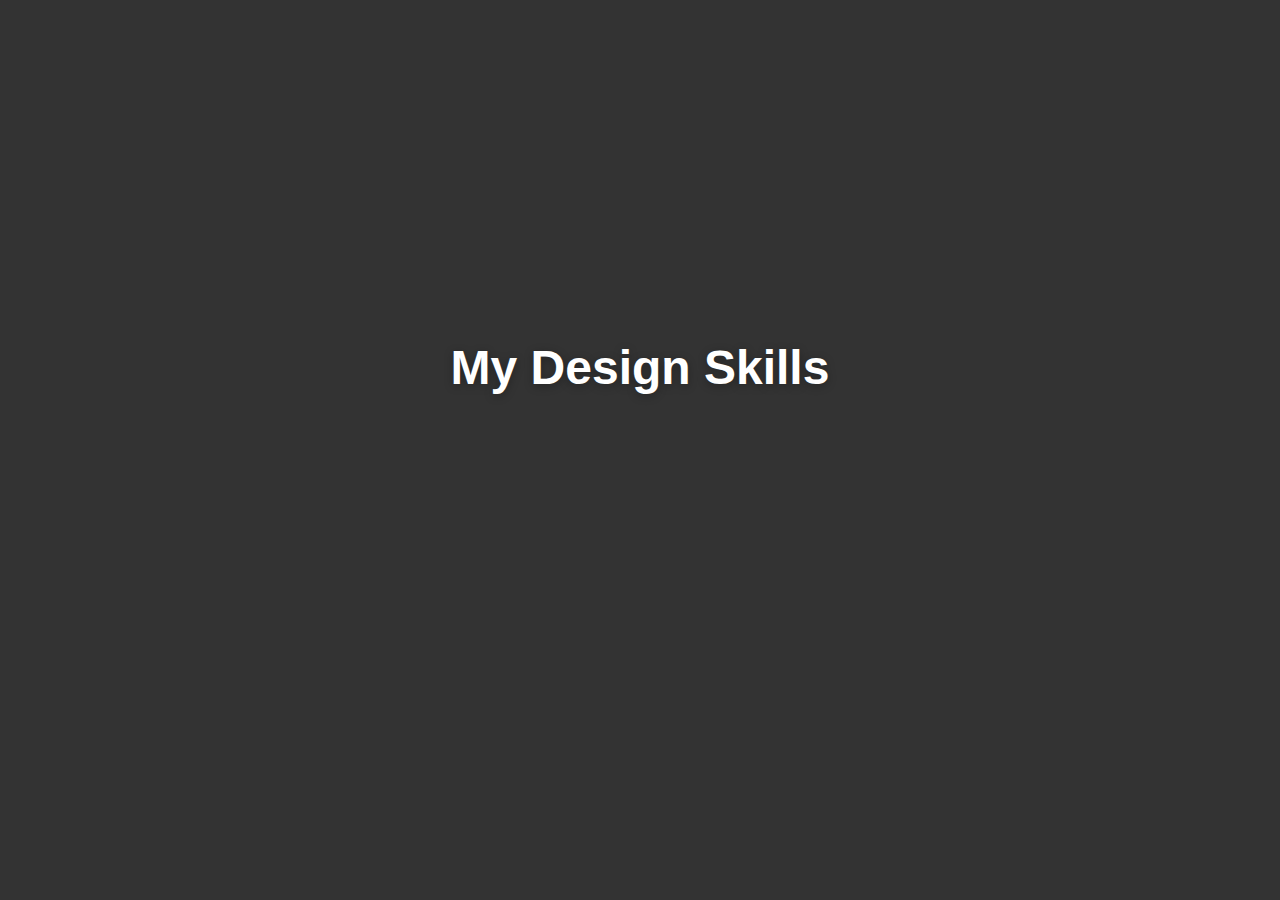
<file: design.html>
<!DOCTYPE html>
<html lang="en">
<head>
    <meta charset="UTF-8">
    <meta name="viewport" content="width=device-width, initial-scale=1.0">
    <title>Design Skills - Fresh Talent in IT</title>
    <style>
        /* Base styles */
        * {
            margin: 0;
            padding: 0;
            box-sizing: border-box;
        }

        body {
            font-family: Arial, sans-serif;
            background: rgba(0, 0, 0, 0.8);
            color: #333;
            min-height: 100vh;
            display: flex;
            justify-content: center;
            align-items: center;
            text-align: center;
            padding: 20px;
        }

        .page-wrapper {
            width: 100%;
            max-width: 1200px;
        }

        h1 {
            font-size: clamp(2rem, 5vw, 3rem);
            color: #fff;
            margin-bottom: 40px;
            animation: fadeIn 2s ease-in-out;
            line-height: 1.2;
            text-shadow: 0 2px 10px rgba(0, 0, 0, 0.3);
        }

        .container {
            display: flex;
            flex-wrap: wrap;
            justify-content: center;
            gap: 30px;
            width: 100%;
            animation: containerFadeIn 1s ease-in-out;
        }

        .skill {
            font-size: clamp(1.25rem, 3vw, 2rem);
            font-weight: bold;
            padding: clamp(15px, 3vw, 25px);
            background: linear-gradient(135deg, #f6d365, #fda085);
            color: white;
            border-radius: 10px;
            box-shadow: 0 4px 6px rgba(0, 0, 0, 0.1);
            opacity: 0;
            animation: fadeInSkills 2s ease-in-out forwards;
            transition: transform 0.3s ease-in-out, box-shadow 0.3s ease-in-out;
            flex: 1 1 200px;
            max-width: 300px;
            min-width: 200px;
            display: flex;
            justify-content: center;
            align-items: center;
            cursor: pointer;
            user-select: none;
            position: relative;
            overflow: hidden;
        }

        .skill::after {
            content: '';
            position: absolute;
            top: 0;
            left: 0;
            width: 100%;
            height: 100%;
            background: rgba(255, 255, 255, 0.1);
            transform: translateX(-100%);
            transition: transform 0.5s ease-in-out;
        }

        .skill:hover::after {
            transform: translateX(0);
        }

        .skill:nth-child(1) {
            animation-delay: 0.3s;
        }

        .skill:nth-child(2) {
            animation-delay: 0.6s;
        }

        .skill:nth-child(3) {
            animation-delay: 0.9s;
        }

        .skill:nth-child(4) {
            animation-delay: 1.2s;
        }

        /* Enhanced hover animation */
        .skill:hover {
            transform: translateY(-10px) scale(1.05);
            box-shadow: 0 10px 20px rgba(0, 0, 0, 0.2);
        }

        .skill:active {
            transform: scale(0.98);
            box-shadow: 0 2px 5px rgba(0, 0, 0, 0.1);
        }

        /* Animations */
        @keyframes fadeIn {
            from {
                opacity: 0;
                transform: translateY(-20px);
            }
            to {
                opacity: 1;
                transform: translateY(0);
            }
        }

        @keyframes containerFadeIn {
            from {
                opacity: 0;
            }
            to {
                opacity: 1;
            }
        }

        @keyframes fadeInSkills {
            0% {
                opacity: 0;
                transform: translateY(30px);
            }
            100% {
                opacity: 1;
                transform: translateY(0);
            }
        }

        /* Media Queries */
        @media (max-width: 850px) {
            .container {
                padding: 0 10px;
                gap: 20px;
            }
            
            .skill {
                min-width: 180px;
            }
        }

        @media (max-width: 600px) {
            body {
                padding: 15px;
            }
            
            h1 {
                margin-bottom: 30px;
            }
            
            .container {
                flex-direction: column;
                align-items: center;
                gap: 15px;
            }
            
            .skill {
                width: 100%;
                max-width: 350px;
                min-height: 70px;
            }
        }

        @media (prefers-reduced-motion: reduce) {
            .skill, h1, .container {
                animation: none;
                opacity: 1;
            }
            
            .skill {
                transition: none;
            }
            
            .skill:hover {
                transform: none;
                box-shadow: 0 4px 6px rgba(0, 0, 0, 0.1);
            }
        }
    </style>
</head>
<body>
    <div class="page-wrapper">
        <h1>My Design Skills</h1>
        <div class="container">
            <div class="skill">Figma</div>
            <div class="skill">Adobe Photoshop</div>
            <div class="skill">Adobe Illustrator</div>
            <div class="skill">Canva</div>
        </div>
    </div>

    <script>
        document.querySelectorAll('.skill').forEach(skill => {
            skill.addEventListener('click', () => {
                alert(`You clicked on ${skill.textContent}!`);
            });
            
            // Ensure animations work properly on mobile touch
            skill.addEventListener('touchstart', function() {
                this.classList.add('touch-active');
            }, {passive: true});
            
            skill.addEventListener('touchend', function() {
                this.classList.remove('touch-active');
            }, {passive: true});
        });
        
        // Help prevent layout shifts by checking when animations are complete
        document.addEventListener('DOMContentLoaded', function() {
            setTimeout(() => {
                document.body.classList.add('animations-complete');
            }, 2500);
        });
    </script>
</body>
</html>
</file>
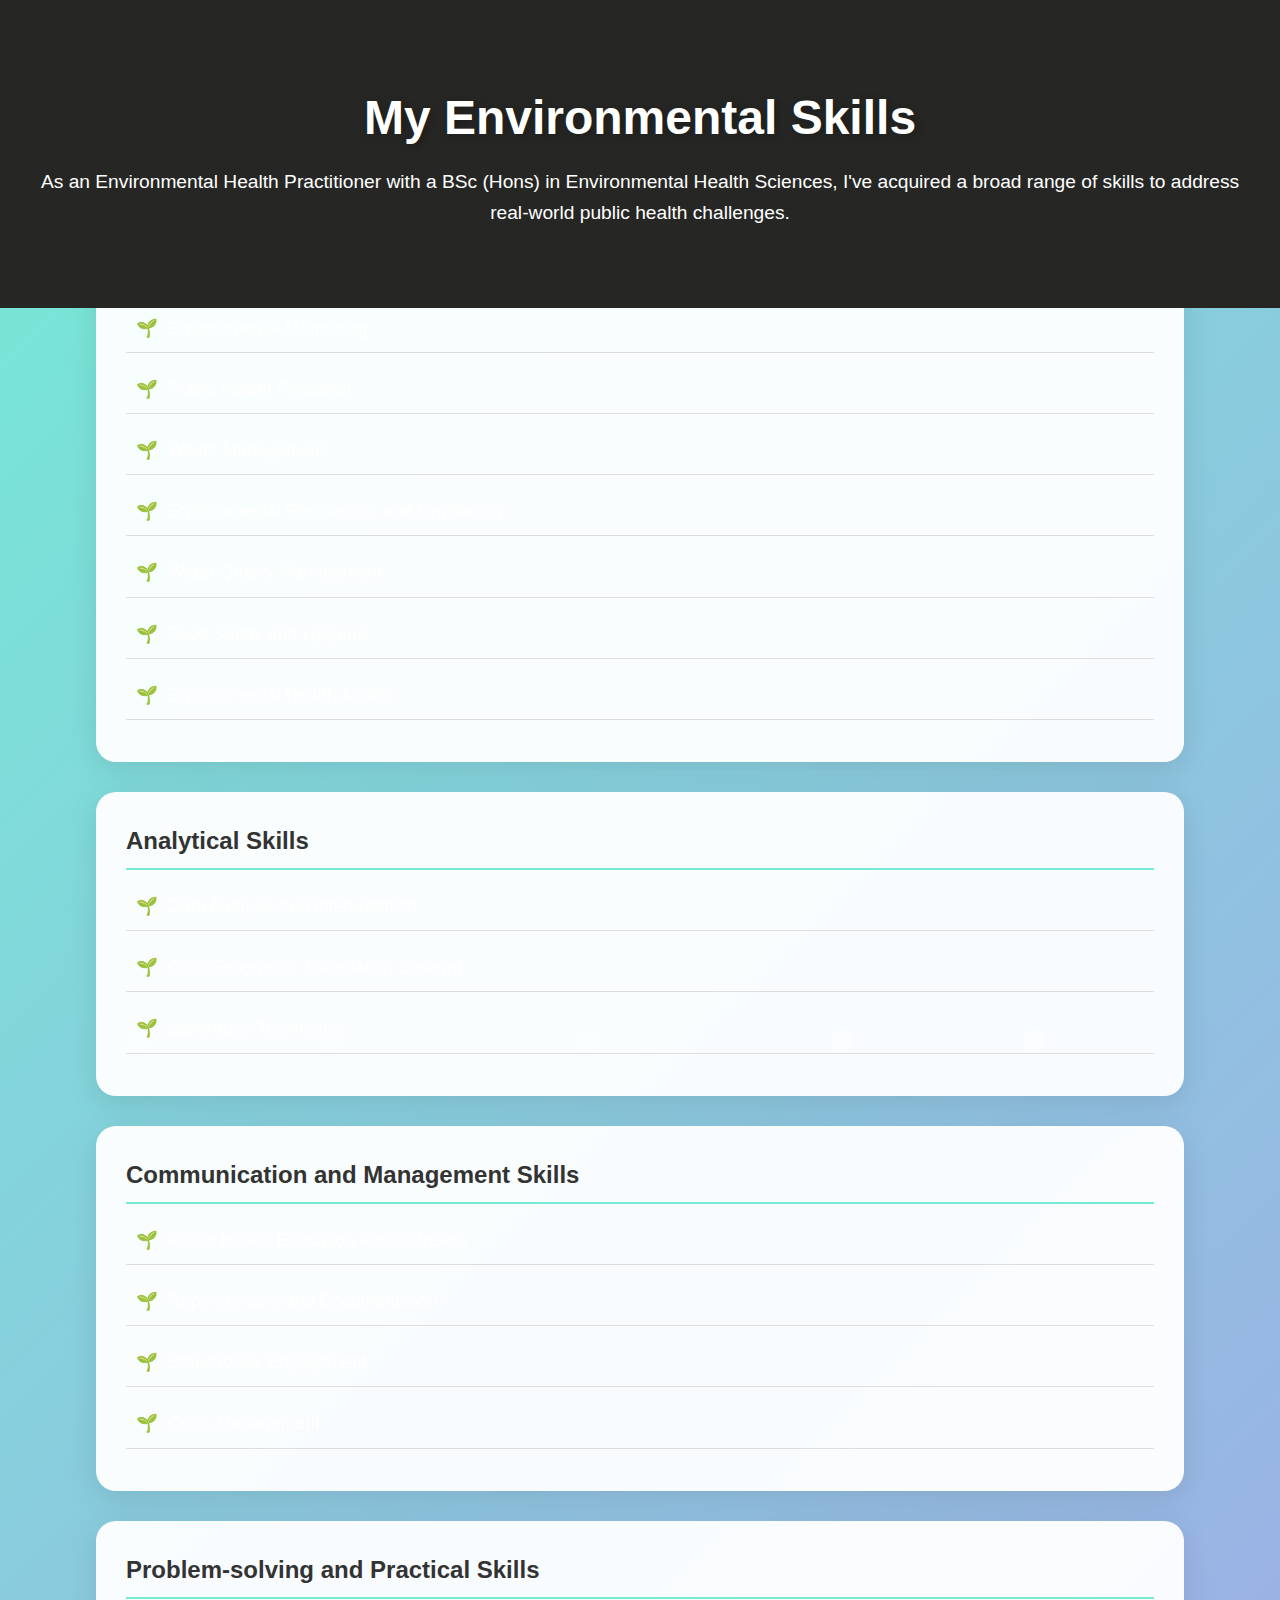
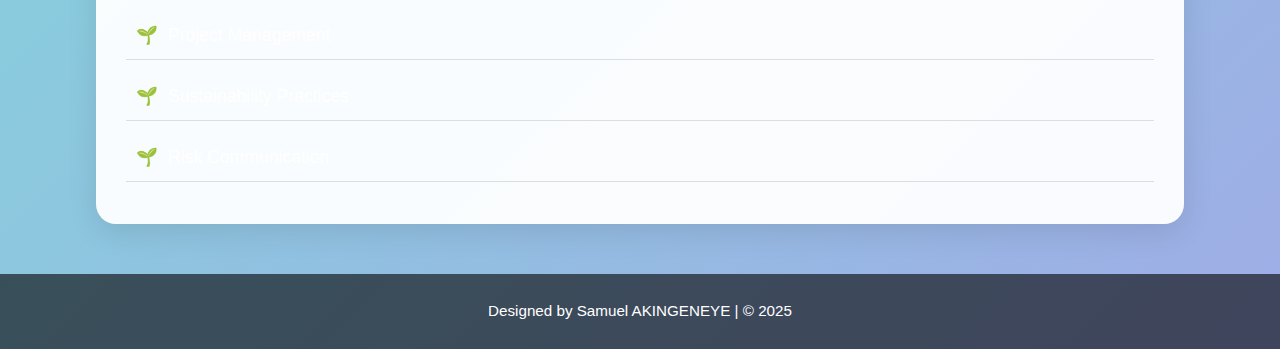
<file: environmental.html>
<!DOCTYPE html>
<html lang="en">
<head>
    <meta charset="UTF-8">
    <meta name="viewport" content="width=device-width, initial-scale=1.0">
    <title>Environmental Skills</title>
    <link rel="stylesheet" href="style.css">
    <style>
        body {
            margin: 0;
            padding: 0;
            font-family: 'Segoe UI', Tahoma, Geneva, Verdana, sans-serif;
            background: linear-gradient(135deg, #74ebd5, #9face6);
            overflow-x: hidden;
        }

        header {
            text-align: center;
            padding: 80px 20px 30px;
            color: #fff;
        }

        header h1 {
            font-size: 3rem;
            margin-bottom: 10px;
            text-shadow: 2px 2px 8px rgba(0,0,0,0.3);
        }

        p {
            text-align: center;
            font-size: 1.2rem;
            color: #fff;
            padding: 0 15px;
            margin-bottom: 50px;
        }

        section {
            width: 85%;
            margin: 30px auto;
            padding: 30px;
            background: rgba(255, 255, 255, 0.95);
            border-radius: 20px;
            box-shadow: 0 8px 30px rgba(0, 0, 0, 0.1);
            opacity: 1;
            transform: translateY(0);
        }

        h2 {
            border-bottom: 2px solid #74ebd5;
            padding-bottom: 8px;
            color: #333;
        }

        ul {
            list-style: none;
            padding: 0;
        }

        li {
            margin: 12px 0;
            padding: 10px;
            border-bottom: 1px solid #ddd;
            display: flex;
            align-items: center;
            gap: 10px;
            font-size: 1.1rem;
        }

        li::before {
            content: "🌱";
        }

        footer {
            text-align: center;
            color: white;
            padding: 25px 10px;
            margin-top: 50px;
            background-color: rgba(0,0,0,0.6);
            font-size: 0.95rem;
        }

        .floating-bubbles span {
            position: absolute;
            display: block;
            width: 20px;
            height: 20px;
            background: rgba(255, 255, 255, 0.4);
            border-radius: 50%;
            animation: floatBubble 15s linear infinite;
            bottom: -150px;
        }

        @keyframes floatBubble {
            0% {
                transform: translateY(0) scale(1);
                opacity: 1;
            }
            100% {
                transform: translateY(-1000px) scale(0.5);
                opacity: 0;
            }
        }

        @media(max-width: 768px) {
            header h1 {
                font-size: 2.4rem;
            }

            p {
                font-size: 1rem;
            }

            section {
                width: 92%;
            }
        }
    </style>
</head>
<body>
    <header>
        <h1>My Environmental Skills </h1>
        <p>As an Environmental Health Practitioner with a BSc (Hons) in Environmental Health Sciences, I've acquired a broad range of skills to address real-world public health challenges.</p>
    </header>

    <section id="technical">
        <h2>Technical and Scientific Skills</h2>
        <ul>
            <li>Environmental Health Risk Assessment</li>
            <li>Epidemiology</li>
            <li>Toxicology</li>
            <li>Environmental Monitoring</li>
            <li>Public Health Research</li>
            <li>Waste Management</li>
            <li>Environmental Regulations and Legislation</li>
            <li>Water Quality Management</li>
            <li>Food Safety and Hygiene</li>
            <li>Environmental Health Audits</li>
        </ul>
    </section>

    <section id="analytical">
        <h2>Analytical Skills</h2>
        <ul>
            <li>Data Analysis and Interpretation</li>
            <li>GIS (Geographic Information System)</li>
            <li>Laboratory Techniques</li>
        </ul>
    </section>

    <section id="communication">
        <h2>Communication and Management Skills</h2>
        <ul>
            <li>Public Health Education and Outreach</li>
            <li>Report Writing and Documentation</li>
            <li>Stakeholder Engagement</li>
            <li>Crisis Management</li>
        </ul>
    </section>

    <section id="problem-solving">
        <h2>Problem-solving and Practical Skills</h2>
        <ul>
            <li>Project Management</li>
            <li>Sustainability Practices</li>
            <li>Risk Communication</li>
        </ul>
    </section>

    <footer>
        Designed by Samuel AKINGENEYE | © 2025
    </footer>

    <div class="floating-bubbles">
        <span style="left: 10%; animation-duration: 13s;"></span>
        <span style="left: 25%; animation-duration: 17s;"></span>
        <span style="left: 45%; animation-duration: 20s;"></span>
        <span style="left: 65%; animation-duration: 19s;"></span>
        <span style="left: 80%; animation-duration: 22s;"></span>
    </div>
</body>
</html>
</file>
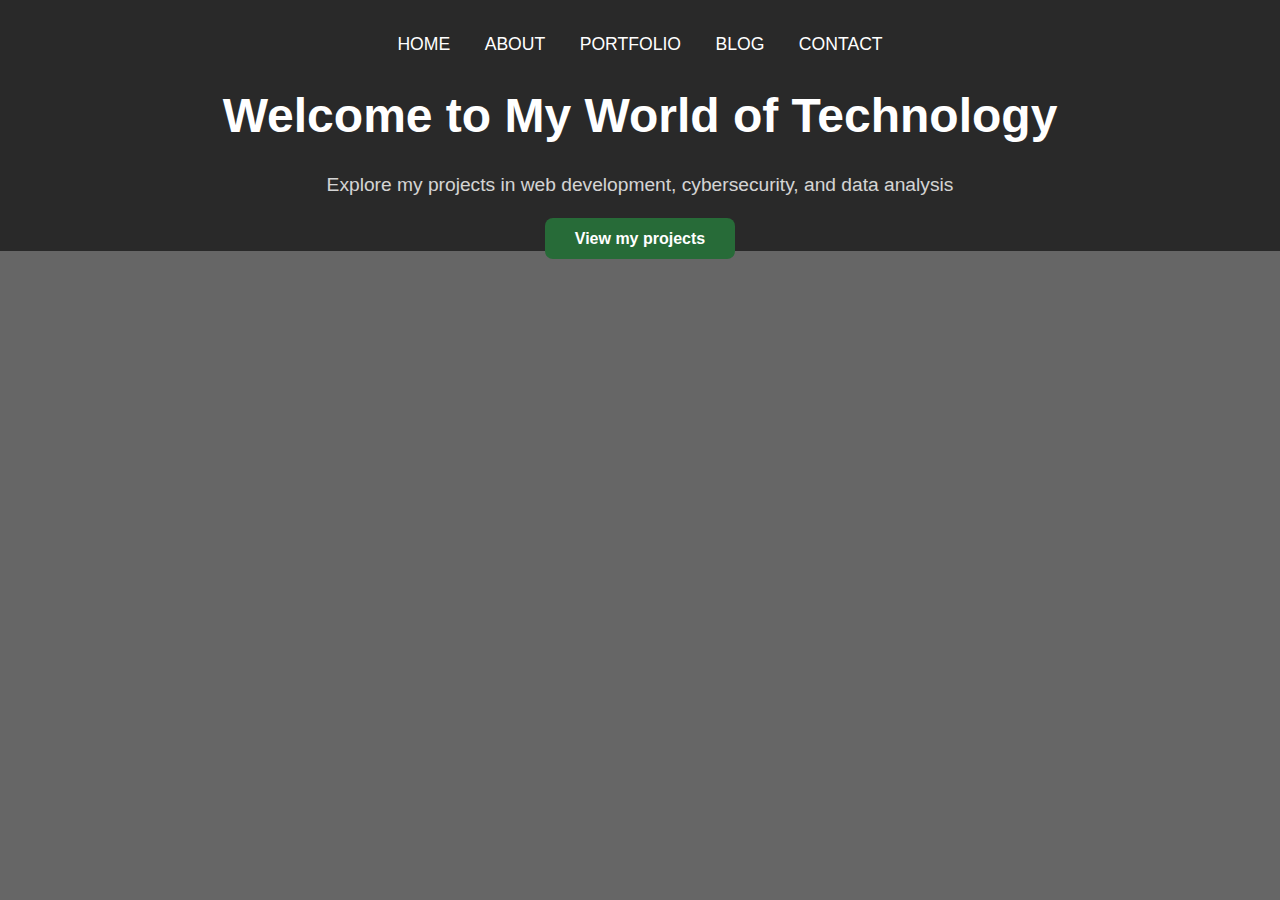
<file: home.html>
<!DOCTYPE html>
<html lang="en">
<head>
    <meta charset="UTF-8">
    <meta name="viewport" content="width=device-width, initial-scale=1.0">
    <title>Homepage</title>
    <style>
        * {
            margin: 0;
            padding: 0;
            box-sizing: border-box;
            font-family: 'Arial', sans-serif;
        }

        body {
            background: linear-gradient(to right, rgba(0, 0, 0, 0.6), rgba(0, 0, 0, 0.6)), url('https://img.freepik.com/free-photo/technology-digital-business-concept-ai-graphic-interface_53876-129703.jpg');
            color: #333;
            font-size: 1rem;
            line-height: 1.6;
        }

        /* Header */
        header {
            background: linear-gradient(to right, rgba(0, 0, 0, 0.6), rgba(0, 0, 0, 0.6)), url('https://img.freepik.com/free-photo/technology-digital-business-concept-ai-graphic-interface_53876-129703.jpg');
            color: white;
            padding: 20px 0;
            text-align: center;
        }

        header h1 {
            font-size: 2.5rem;
            font-weight: 600;
        }

        header nav {
            margin-top: 10px;
        }

        header nav a {
            color: #fff;
            text-decoration: none;
            margin: 0 15px;
            font-size: 1.1rem;
            text-transform: uppercase;
        }

        header nav a:hover {
            color: #ff5722;
        }

        /* Hero Section */
        .hero {
            background: linear-gradient(to right, rgba(0, 0, 0, 0.6), rgba(0, 0, 0, 0.6)), url('https://img.freepik.com/free-photo/technology-digital-business-concept-ai-graphic-interface_53876-129703.jpg');
            background-size: cover;
            background-position: center;
            height: auto;
            display: flex;
            justify-content: center;
            align-items: center;
            text-align: center;
            color: white;
        }

        .hero h2 {
            font-size: 3rem;
            margin-bottom: 15px;
        }

        .hero p {
            font-size: 1.2rem;
            margin-bottom: 25px;
            opacity: 0.8;
        }

        .hero .cta-buttons a {
            padding: 12px 30px;
            background-color: #276b38;
            color: white;
            text-decoration: none;
            font-weight: bold;
            border-radius: 8px;
            margin: 0 15px;
            transition: background-color 0.3s ease;
        }
        .cta-buttons a {
    padding: 12px 30px;
    background-color: #ff5722;
    color: white;
    text-decoration: none;
    font-weight: bold;
    border-radius: 8px;
    margin: 0 20px; /* Increased the margin here */
    transition: background-color 0.3s ease;
}


        .hero .cta-buttons a:hover {
            background-color: #ff5722;
        }

        /* Mobile Responsiveness */
        @media (max-width: 768px) {
            .projects .project-card {
                width: 80%;
            }

            .hero h2 {
                font-size: 2rem;
            }
        }
    </style>
</head>
<body>

    <!-- Header -->
    <header>
        <nav>
            <a href="home.html">Home</a>
            <a href="about.html">About</a>
            <a href="portfolio.html">Portfolio</a>
            <a href="blog.html">Blog</a>
            <a href="contact.html">Contact</a>
        </nav>
    </header>

    <!-- Hero Section -->
    <section class="hero">
        <div>
            <h2>Welcome to My World of Technology</h2>
            <p>Explore my projects in web development, cybersecurity, and data analysis</p>
            <div class="cta-buttons">
                <a href="portfolio.html">View my projects</a>
            </div>
        </div>
    </section>

    <!-- Featured Projects Section -->

    </section>

</body>
</html>
</file>
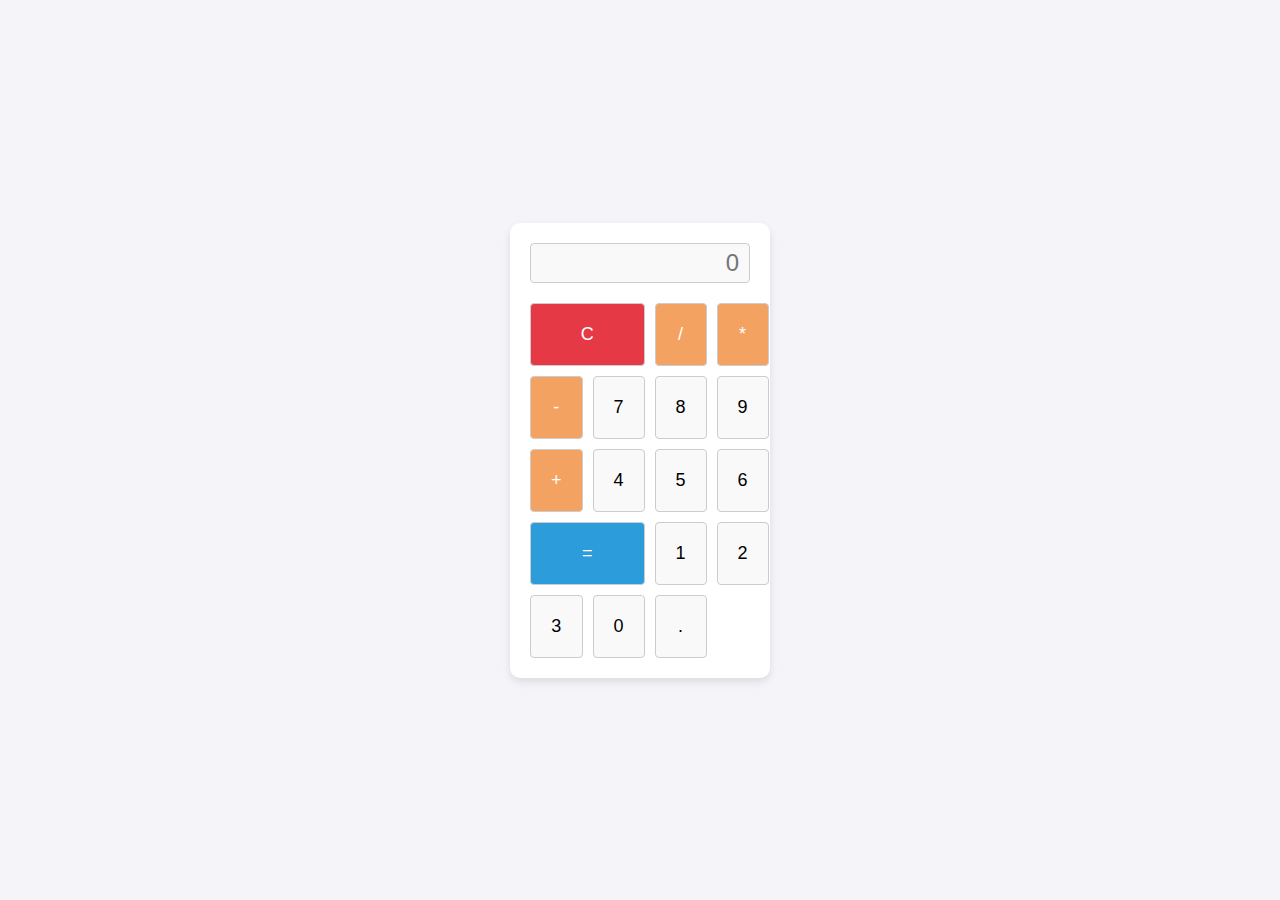
<file: javascript_calculator.html>
<!DOCTYPE html>
<html lang="en">
<head>
  <meta charset="UTF-8">
  <meta name="viewport" content="width=device-width, initial-scale=1.0">
  <title>JavaScript calculator</title>
  <style>
    * {
      margin: 0;
      padding: 0;
      box-sizing: border-box;
    }

    body {
      font-family: Arial, sans-serif;
      background-color: #f4f4f9;
      display: flex;
      justify-content: center;
      align-items: center;
      height: 100vh;
    }

    .calculator {
      background-color: white;
      padding: 20px;
      border-radius: 10px;
      box-shadow: 0 4px 8px rgba(0, 0, 0, 0.1);
      width: 260px;
      text-align: center;
    }

    .calculator input {
      width: 100%;
      height: 40px;
      margin-bottom: 20px;
      font-size: 24px;
      text-align: right;
      padding: 10px;
      border: 1px solid #ccc;
      border-radius: 4px;
      background-color: #f9f9f9;
    }

    .button-container {
      display: grid;
      grid-template-columns: repeat(4, 1fr);
      gap: 10px;
    }

    .button-container button {
      padding: 20px;
      font-size: 18px;
      border: 1px solid #ccc;
      border-radius: 4px;
      background-color: #f9f9f9;
      cursor: pointer;
      transition: background-color 0.3s ease;
    }

    .button-container button:hover {
      background-color: #ddd;
    }

    .button-container button:active {
      background-color: #ccc;
    }

    .button-container button.operator {
      background-color: #f4a261;
      color: white;
    }

    .button-container button.operator:hover {
      background-color: #e76f51;
    }

    .button-container button.equal {
      background-color: #2d9cdb;
      color: white;
      grid-column: span 2;
    }

    .button-container button.equal:hover {
      background-color: #1e7bb9;
    }

    .button-container button.clear {
      background-color: #e63946;
      color: white;
      grid-column: span 2;
    }

    .button-container button.clear:hover {
      background-color: #d6303b;
    }
  </style>
</head>
<body>

  <div class="calculator">
    <input type="text" id="display" disabled placeholder="0">
    <div class="button-container">
      <button class="clear" onclick="clearDisplay()">C</button>
      <button class="operator" onclick="appendNumber('/')">/</button>
      <button class="operator" onclick="appendNumber('*')">*</button>
      <button class="operator" onclick="appendNumber('-')">-</button>
      
      <button onclick="appendNumber(7)">7</button>
      <button onclick="appendNumber(8)">8</button>
      <button onclick="appendNumber(9)">9</button>
      <button class="operator" onclick="appendNumber('+')">+</button>

      <button onclick="appendNumber(4)">4</button>
      <button onclick="appendNumber(5)">5</button>
      <button onclick="appendNumber(6)">6</button>
      <button onclick="calculateResult()" class="equal">=</button>

      <button onclick="appendNumber(1)">1</button>
      <button onclick="appendNumber(2)">2</button>
      <button onclick="appendNumber(3)">3</button>
      
      <button onclick="appendNumber(0)" class="zero">0</button>
      <button onclick="appendNumber('.')">.</button>
    </div>
  </div>

  <script>
    let currentInput = '';

    // Display the current input in the text box
    function updateDisplay() {
      document.getElementById('display').value = currentInput || '0';
    }

    // Append number or operator to the current input
    function appendNumber(value) {
      if (currentInput === '0' && value !== '.') {
        currentInput = value.toString();
      } else {
        currentInput += value.toString();
      }
      updateDisplay();
    }

    // Clear the display
    function clearDisplay() {
      currentInput = '';
      updateDisplay();
    }

    // Evaluate the expression and show the result
    function calculateResult() {
      try {
        currentInput = eval(currentInput).toString();
      } catch (error) {
        currentInput = 'Error';
      }
      updateDisplay();
    }
  </script>

</body>
</html>
</file>
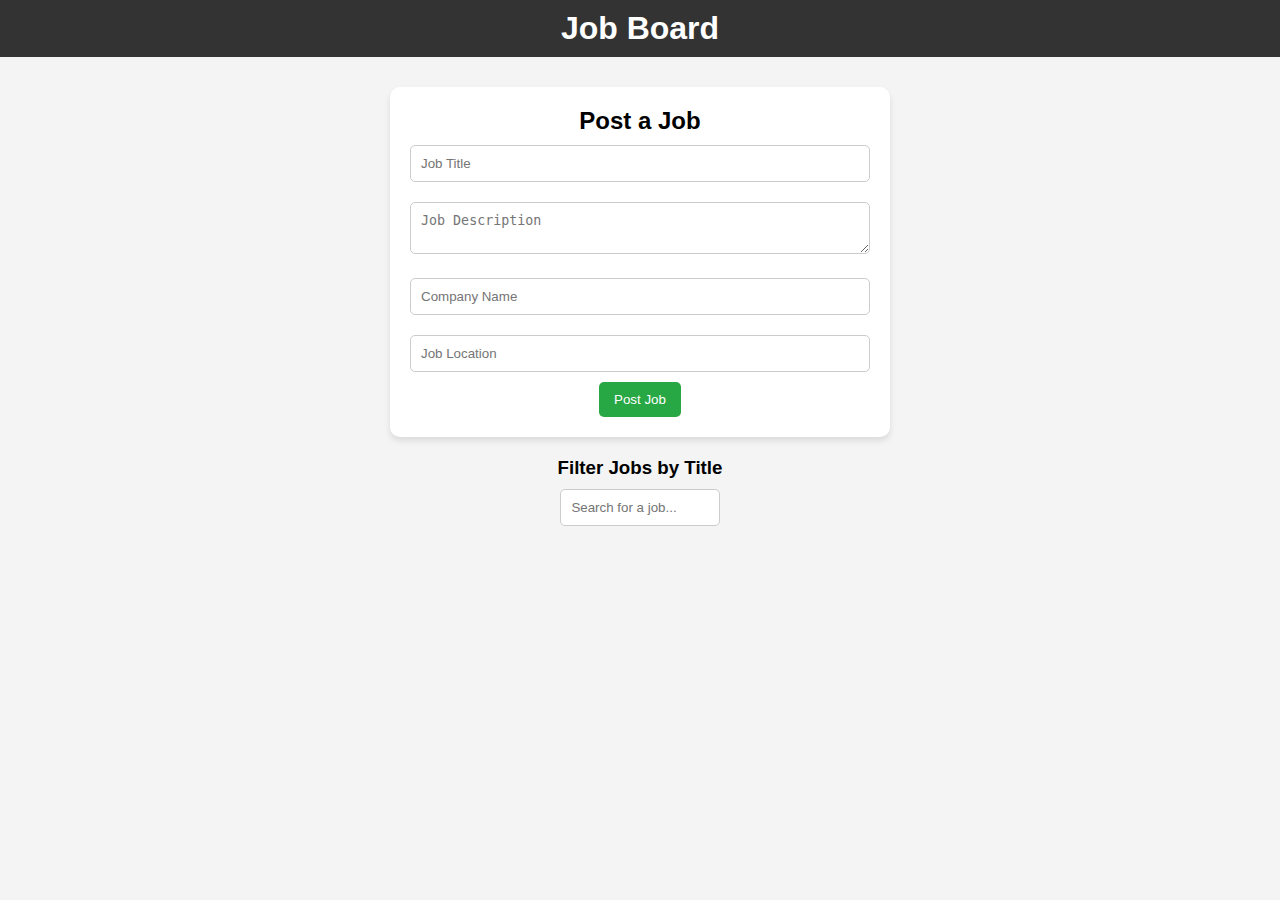
<file: job_board_application.html>
<!DOCTYPE html>
<html lang="en">
<head>
  <meta charset="UTF-8">
  <meta name="viewport" content="width=device-width, initial-scale=1.0">
  <title>Job Board</title>
  <style>
    * {
      margin: 0;
      padding: 0;
      box-sizing: border-box;
    }
    body {
      font-family: Arial, sans-serif;
      background-color: #f4f4f4;
      display: flex;
      flex-direction: column;
      align-items: center;
      min-height: 100vh;
    }
    .header {
      background-color: #333;
      color: white;
      width: 100%;
      padding: 10px 0;
      text-align: center;
    }
    .header h1 {
      margin: 0;
    }
    .form-container {
      margin-top: 30px;
      background-color: white;
      padding: 20px;
      border-radius: 10px;
      box-shadow: 0 4px 6px rgba(0, 0, 0, 0.1);
      width: 80%;
      max-width: 500px;
      text-align: center;
    }
    .form-container input, .form-container textarea {
      width: 100%;
      padding: 10px;
      margin: 10px 0;
      border: 1px solid #ccc;
      border-radius: 5px;
    }
    .form-container button {
      padding: 10px 15px;
      background-color: #28a745;
      color: white;
      border: none;
      border-radius: 5px;
      cursor: pointer;
    }
    .form-container button:hover {
      background-color: #218838;
    }
    .job-list-container {
      margin-top: 30px;
      width: 80%;
      max-width: 1000px;
    }
    .job-card {
      background-color: white;
      padding: 20px;
      margin-bottom: 20px;
      border-radius: 10px;
      box-shadow: 0 4px 6px rgba(0, 0, 0, 0.1);
    }
    .job-card h3 {
      margin-bottom: 10px;
      font-size: 1.5em;
    }
    .job-card p {
      margin: 5px 0;
    }
    .filter-container {
      margin-top: 20px;
      text-align: center;
    }
    .filter-container input {
      padding: 10px;
      width: 80%;
      max-width: 300px;
      margin-top: 10px;
      border: 1px solid #ccc;
      border-radius: 5px;
    }
  </style>
</head>
<body>

  <!-- Header Section -->
  <div class="header">
    <h1>Job Board</h1>
  </div>

  <!-- Job Creation Form -->
  <div class="form-container">
    <h2>Post a Job</h2>
    <input type="text" id="job-title" placeholder="Job Title" />
    <textarea id="job-description" placeholder="Job Description"></textarea>
    <input type="text" id="job-company" placeholder="Company Name" />
    <input type="text" id="job-location" placeholder="Job Location" />
    <button onclick="addJob()">Post Job</button>
  </div>

  <!-- Job Filter -->
  <div class="filter-container">
    <h3>Filter Jobs by Title</h3>
    <input type="text" id="filter-input" placeholder="Search for a job..." oninput="filterJobs()" />
  </div>

  <!-- Job Listings -->
  <div class="job-list-container" id="job-list">
    <!-- Job cards will be added here -->
  </div>

  <script>
    // Array to hold the job listings
    let jobs = [];

    // Function to add a job to the list
    function addJob() {
      const title = document.getElementById('job-title').value;
      const description = document.getElementById('job-description').value;
      const company = document.getElementById('job-company').value;
      const location = document.getElementById('job-location').value;

      // Check if all fields are filled
      if (!title || !description || !company || !location) {
        alert('Please fill all fields');
        return;
      }

      // Create a new job object
      const newJob = {
        title,
        description,
        company,
        location
      };

      // Add the job to the jobs array
      jobs.push(newJob);

      // Clear form fields
      document.getElementById('job-title').value = '';
      document.getElementById('job-description').value = '';
      document.getElementById('job-company').value = '';
      document.getElementById('job-location').value = '';

      // Re-render the job list
      renderJobList();
    }

    // Function to render the job list
    function renderJobList() {
      const jobListContainer = document.getElementById('job-list');
      jobListContainer.innerHTML = '';

      jobs.forEach(job => {
        const jobCard = document.createElement('div');
        jobCard.classList.add('job-card');
        jobCard.innerHTML = `
          <h3>${job.title}</h3>
          <p><strong>Company:</strong> ${job.company}</p>
          <p><strong>Location:</strong> ${job.location}</p>
          <p><strong>Description:</strong> ${job.description}</p>
        `;
        jobListContainer.appendChild(jobCard);
      });
    }

    // Function to filter jobs based on title
    function filterJobs() {
      const filterValue = document.getElementById('filter-input').value.toLowerCase();
      const filteredJobs = jobs.filter(job => job.title.toLowerCase().includes(filterValue));
      renderFilteredJobs(filteredJobs);
    }

    // Function to render filtered jobs
    function renderFilteredJobs(filteredJobs) {
      const jobListContainer = document.getElementById('job-list');
      jobListContainer.innerHTML = '';

      filteredJobs.forEach(job => {
        const jobCard = document.createElement('div');
        jobCard.classList.add('job-card');
        jobCard.innerHTML = `
          <h3>${job.title}</h3>
          <p><strong>Company:</strong> ${job.company}</p>
          <p><strong>Location:</strong> ${job.location}</p>
          <p><strong>Description:</strong> ${job.description}</p>
        `;
        jobListContainer.appendChild(jobCard);
      });
    }

  </script>

</body>
</html>
</file>
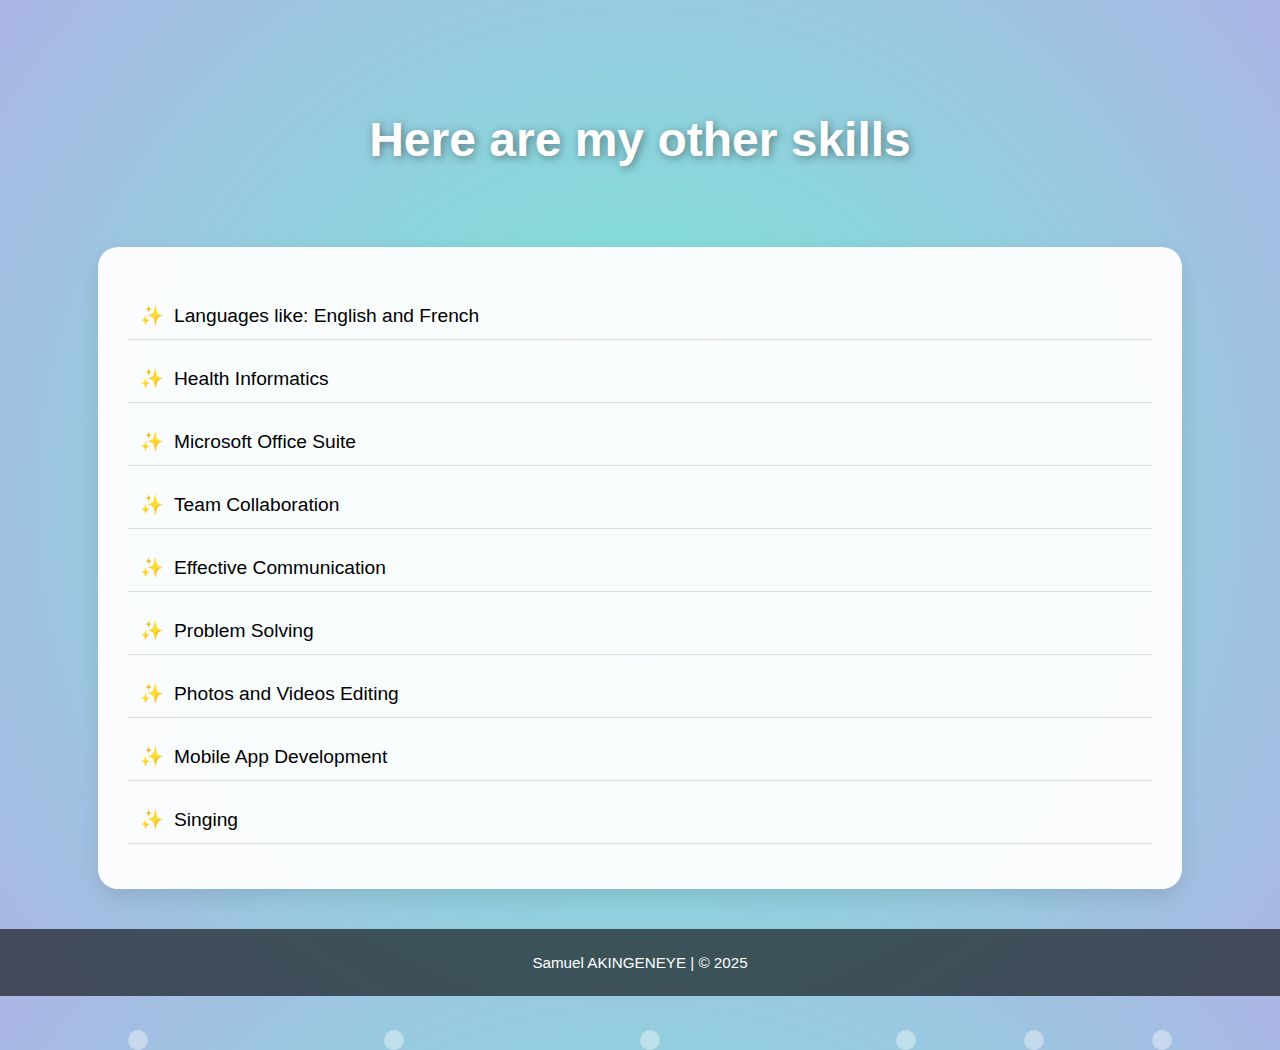
<file: other.html>
<!DOCTYPE html>
<html lang="en">
<head>
    <meta charset="UTF-8">
    <meta name="viewport" content="width=device-width, initial-scale=1.0">
    <title>Other Skills</title>
    <style>
        body {
            margin: 0;
            padding: 0;
            font-family: 'Segoe UI', Tahoma, Geneva, Verdana, sans-serif;
            background: radial-gradient(circle, #74ebd5, #ACB6E5);
            overflow-x: hidden;
        }

        header {
            text-align: center;
            padding: 80px 20px 30px;
            color: #fff;
            animation: fadeIn 2s ease-in-out;
        }

        header h1 {
            font-size: 3rem;
            margin-bottom: 10px;
            text-shadow: 2px 2px 8px rgba(0,0,0,0.4);
        }

        ul {
            width: 80%;
            margin: 40px auto;
            padding: 30px;
            background: rgba(255, 255, 255, 0.95);
            border-radius: 20px;
            box-shadow: 0 8px 20px rgba(0, 0, 0, 0.1);
            list-style: none;
            opacity: 0;
            transform: translateY(50px);
            transition: all 1s ease-in-out;
        }

        ul.visible {
            opacity: 1;
            transform: translateY(0);
        }

        li {
            margin: 15px 0;
            padding: 12px;
            border-bottom: 1px solid #ddd;
            font-size: 1.2rem;
            display: flex;
            align-items: center;
            gap: 10px;
            transition: all 0.4s;
            cursor: pointer;
        }

        li:hover {
            background-color: #74ebd5;
            color: #fff;
        }

        li::before {
            content: '✨';
            font-size: 1.2rem;
            transition: transform 0.4s;
        }

        footer {
            text-align: center;
            color: white;
            padding: 25px 10px;
            margin-top: 40px;
            background-color: rgba(0,0,0,0.6);
            font-size: 0.95rem;
        }

        .floating-bubbles span {
            position: absolute;
            display: block;
            width: 20px;
            height: 20px;
            background: rgba(255, 255, 255, 0.4);
            border-radius: 50%;
            animation: floatBubble 15s linear infinite;
            bottom: -150px;
        }

        @keyframes floatBubble {
            0% {
                transform: translateY(0) scale(1);
                opacity: 1;
            }
            100% {
                transform: translateY(-1000px) scale(0.5);
                opacity: 0;
            }
        }

        @keyframes fadeIn {
            from { opacity: 0; transform: scale(0.9); }
            to { opacity: 1; transform: scale(1); }
        }

        @media(max-width: 768px) {
            header h1 {
                font-size: 2.3rem;
            }

            ul {
                width: 90%;
                padding: 20px;
            }

            li {
                font-size: 1rem;
            }
        }
    </style>
</head>
<body>
    <header>
        <h1>Here are my other skills </h1>
    </header>

    <ul id="skill-list">
        <li>Languages like: English and French</li>
        <li>Health Informatics</li>
        <li>Microsoft Office Suite</li>
        <li>Team Collaboration</li>
        <li>Effective Communication</li>
        <li>Problem Solving</li>
        <li>Photos and Videos Editing</li>
        <li>Mobile App Development</li>
        <li>Singing</li>
    </ul>

    <footer>
        Samuel AKINGENEYE | © 2025  
    </footer>

    <div class="floating-bubbles">
        <span style="left: 10%; animation-duration: 12s;"></span>
        <span style="left: 30%; animation-duration: 15s;"></span>
        <span style="left: 50%; animation-duration: 18s;"></span>
        <span style="left: 70%; animation-duration: 20s;"></span>
        <span style="left: 90%; animation-duration: 17s;"></span>
        <span style="left: 80%; animation-duration: 22s;"></span>
    </div>

    <script>
        // Animate skill list appearance
        window.addEventListener('scroll', () => {
            const list = document.getElementById('skill-list');
            const rect = list.getBoundingClientRect();
            if (rect.top < window.innerHeight - 100) {
                list.classList.add('visible');
            }
        });

        // Trigger animation if already in view on load
        window.addEventListener('load', () => {
            const list = document.getElementById('skill-list');
            const rect = list.getBoundingClientRect();
            if (rect.top < window.innerHeight - 100) {
                list.classList.add('visible');
            }
        });
    </script>
</body>
</html>
</file>
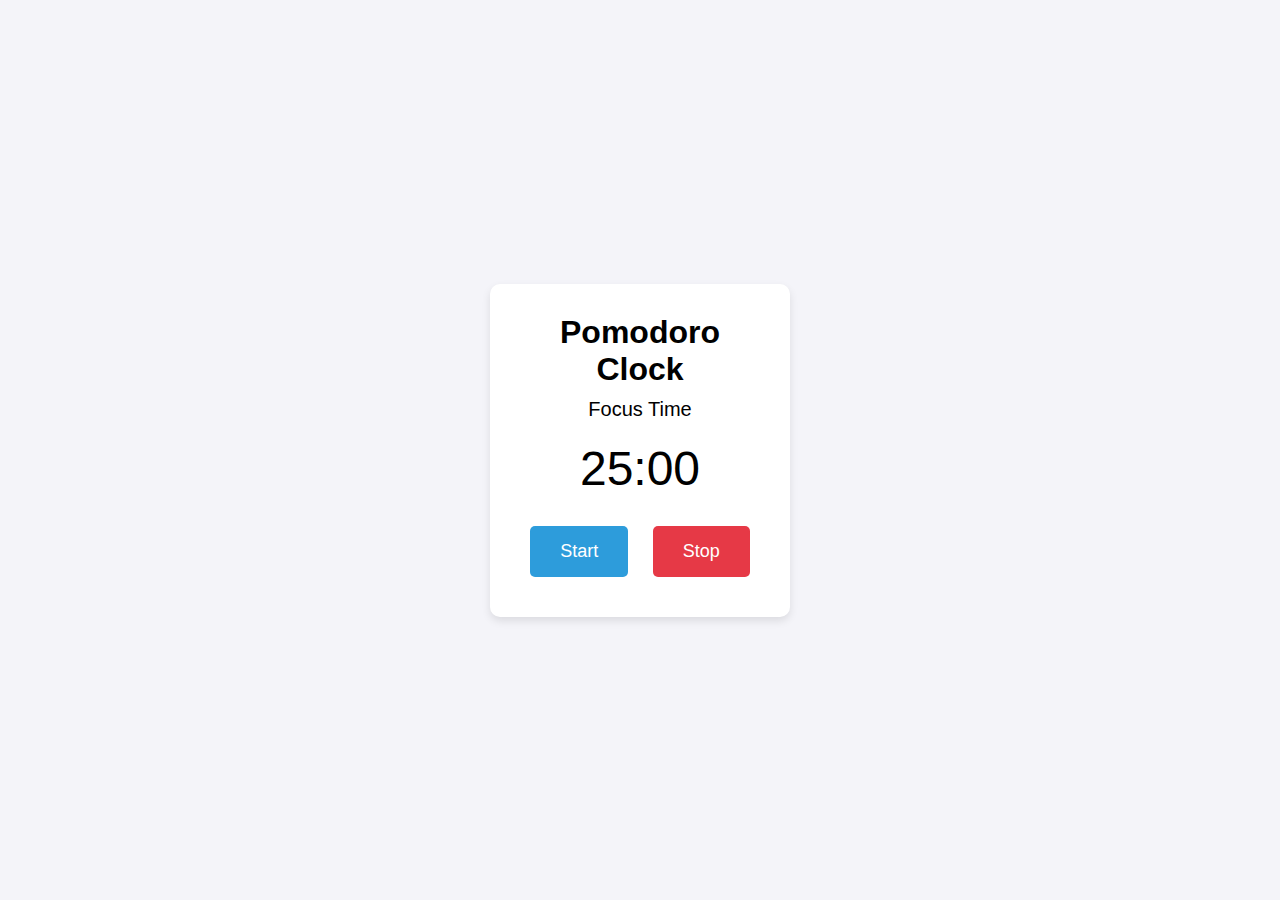
<file: pomodoro_clock.html>
<!DOCTYPE html>
<html lang="en">
<head>
  <meta charset="UTF-8">
  <meta name="viewport" content="width=device-width, initial-scale=1.0">
  <title>Pomodoro Clock</title>
  <style>
    * {
      margin: 0;
      padding: 0;
      box-sizing: border-box;
    }

    body {
      font-family: Arial, sans-serif;
      background-color: #f4f4f9;
      display: flex;
      justify-content: center;
      align-items: center;
      height: 100vh;
    }

    .pomodoro {
      background-color: white;
      padding: 30px;
      border-radius: 10px;
      box-shadow: 0 4px 8px rgba(0, 0, 0, 0.1);
      text-align: center;
      width: 300px;
    }

    .timer {
      font-size: 48px;
      margin: 20px 0;
    }

    .btn {
      padding: 15px 30px;
      font-size: 18px;
      margin: 10px;
      border: none;
      border-radius: 5px;
      background-color: #2d9cdb;
      color: white;
      cursor: pointer;
      transition: background-color 0.3s ease;
    }

    .btn:hover {
      background-color: #1e7bb9;
    }

    .btn:active {
      background-color: #1a5e7f;
    }

    .btn.stop {
      background-color: #e63946;
    }

    .btn.stop:hover {
      background-color: #d6303b;
    }

    .btn.stop:active {
      background-color: #c22e2b;
    }

    .status {
      margin: 10px 0;
      font-size: 20px;
    }

    .break {
      background-color: #f4a261;
      color: white;
    }
  </style>
</head>
<body>

  <div class="pomodoro">
    <h1>Pomodoro Clock</h1>
    <div class="status" id="status">Focus Time</div>
    <div class="timer" id="timer">25:00</div>
    <div>
      <button class="btn" id="startStopBtn">Start</button>
      <button class="btn stop" id="resetBtn">Stop</button>
    </div>
  </div>

  <script>
    let isRunning = false;
    let isWorkTime = true;
    let timerInterval;
    let timeLeft = 25 * 60; // 25 minutes in seconds

    const status = document.getElementById('status');
    const timerDisplay = document.getElementById('timer');
    const startStopBtn = document.getElementById('startStopBtn');
    const resetBtn = document.getElementById('resetBtn');

    // Function to format time in MM:SS format
    function formatTime(seconds) {
      const minutes = Math.floor(seconds / 60);
      const remainingSeconds = seconds % 60;
      return `${String(minutes).padStart(2, '0')}:${String(remainingSeconds).padStart(2, '0')}`;
    }

    // Start/Stop Button click handler
    startStopBtn.addEventListener('click', () => {
      if (isRunning) {
        clearInterval(timerInterval);
        startStopBtn.textContent = 'Start';
      } else {
        timerInterval = setInterval(updateTimer, 1000);
        startStopBtn.textContent = 'Pause';
      }
      isRunning = !isRunning;
    });

    // Reset Button click handler
    resetBtn.addEventListener('click', resetTimer);

    // Update the timer each second
    function updateTimer() {
      timeLeft--;
      timerDisplay.textContent = formatTime(timeLeft);

      if (timeLeft === 0) {
        clearInterval(timerInterval);
        if (isWorkTime) {
          isWorkTime = false;
          status.textContent = 'Take a Break';
          timeLeft = 5 * 60; // 5 minutes for break
          timerDisplay.textContent = formatTime(timeLeft);
          status.style.backgroundColor = '#f4a261';
        } else {
          isWorkTime = true;
          status.textContent = 'Focus Time';
          timeLeft = 25 * 60; // 25 minutes for work
          timerDisplay.textContent = formatTime(timeLeft);
          status.style.backgroundColor = '';
        }
        startStopBtn.textContent = 'Start';
        isRunning = false;
      }
    }

    // Reset timer
    function resetTimer() {
      clearInterval(timerInterval);
      isRunning = false;
      timeLeft = 25 * 60; // Reset to 25 minutes for work
      timerDisplay.textContent = formatTime(timeLeft);
      status.textContent = 'Focus Time';
      status.style.backgroundColor = '';
      startStopBtn.textContent = 'Start';
    }
  </script>

</body>
</html>
</file>
<file: style.css>
/* General Styles */
:root {
  --background-color: #fdf8f4;        /* Warm off-white */
  --primary-color: #c97b63;           /* Muted clay / terracotta */
  --secondary-color: #e8c07d;         /* Warm sand / soft mustard */
  --accent-color: #d38cad;            /* Soft dusty rose */
  --text-dark: #3c2f2f;               /* Deep brown instead of black */
  --text-light: #fffaf7;              /* Soft light text for dark backgrounds */
  --white: #ffffff;
  --transition: all 0.3s ease-in-out;
}

* {
  margin: 0;
  padding: 0;
  box-sizing: border-box;
}

body {
  font-family: 'Inter', sans-serif;
  line-height: 1.6;
  color: var(--text-color);
  background: #101820;
  overflow-x: hidden;
}

.container {
  width: 90%;
  max-width: 1200px;
  margin: 0 auto;
  padding: 0 15px;
}

section {
  padding: 80px 0;
  color: white;
}

.section-title {
  text-align: center;
  margin-bottom: 50px;
  color: white;
}

.section-title h2 {
  font-family: 'Poppins', sans-serif;
  font-size: 2.5rem;
  color: var(--dark-color);
  margin-bottom: 15px;
  position: relative;
  display: inline-block;
  color: white;
}

.section-title h2::after {
  content: '';
  position: absolute;
  width: 50%;
  height: 3px;
  background: linear-gradient(to right, var(--primary-color), var(--secondary-color));
  bottom: -10px;
  left: 25%;
}

.section-title p {
  font-size: 1.1rem;
  color: var(--text-color);
  max-width: 700px;
  margin: 0 auto;
}

/* ==Header Styles== */
header {
  position: fixed;
  top: 0;
  left: 0;
  width: 100%;
  z-index: 1000;
  background: #262724;
  
}



nav {
  display: flex;
  justify-content: space-between;
  align-items: center;
  padding: 20px 0;
  z-index: 1000;
}


nav ul li a {
  color: white; 
  border-radius: 3px;
  text-decoration: none;
  font-weight: bold; 
  display: flex;
  align-items: center;
  position: relative;
  overflow: hidden;
  transition: color 0.4s ease, background-color 0.4s ease; /* Smooth transition for text and background */
}
nav ul li a::after {
  content: "";
  position: absolute;
  left: 0;
  bottom: 0;
  width: 100%;
  height: 2px; /* Underline height */
  transform: scaleX(0);
  transform-origin: bottom right;
  transition: transform 0.4s ease-out, background-color 0.4s ease-out;
}
nav ul li a:hover::after {
  transform: scaleX(1);
  transform-origin: bottom left;
  background-color: #388e3c 
}

.logo {
  font-family: 'Poppins', sans-serif;
  font-size: 1.8rem;
  font-weight: 800;
  color: white;
  font-weight: bold;
}

.logo span {
  color: olivedrab;
}

.nav-links {
  display: flex;
  list-style: none;
}

.nav-links li {
  margin-left: 30px;
}

.nav-links a {
  text-decoration: none;
  color: white;
  font-weight: 600;
  font-size: 1rem;
  transition: var(--transition);
  display: flex;
  align-items: center;
}

.nav-links a i {
  margin-right: 8px;
  font-size: 0.9rem;
  color: #388e3c;
}

nav ul li a:hover {
  color: #388e3c;
  
}
nav ul li a:hover i {
  color: #2c7c30;
  transition: color 0.4s ease; /* Smooth transition for icon */
}

.hamburger {
  display: none;
  cursor: pointer;
  font-size: 1.5rem;
  color: white;
  font-weight: bold;
}
/* Show hamburger on mobile */
@media (max-width: 768px) {
  .hamburger {
    display: block;
    z-index: 1100;
  }

  .nav-links {
    position: absolute;
    top: 100%;
    right: 0;
    background-color: rgb(67, 128, 43);
    flex-direction: column;
    width: 100%;
    max-height: 0;
    overflow: hidden;
    transition: max-height 0.4s ease;
    box-shadow: 0 8px 20px rgba(0,0,0,0.1);
  }

  .nav-links.active {
    max-height: 300px; /* Enough to show all items */
  }

  .nav-links li {
    margin: 20px 0;
    text-align: center;
  }
}




/* Hero Section */
.hero {
  height: 100vh;
  display: flex;
  align-items: center;
  justify-content: center;
  background: linear-gradient(135deg, rgba(78, 84, 200, 0.1), rgba(143, 148, 251, 0.1));
  padding-top: 80px;
  padding-bottom: 30px;
  box-sizing: border-box;
}

/* Hero Content */
.hero-content {
  max-width: 800px;
  margin: 0 auto;
  text-align: center;
  padding: 0 20px;
}

/* Hero Title */
.hero-title {
  font-size: 2.5rem;
  font-weight: 700;
  font-family: 'Poppins', sans-serif;
  color: var(--dark-color); 
  margin: 0;
  white-space: nowrap;
  overflow: hidden;
  word-wrap: break-word;
}

/* Typed Text */
.typed-text {
  color: var(--primary-color);
  display: inline;
}

/* Hero Buttons */
.hero-btns {
  display: flex;
  justify-content: center;
  gap: 20px;
  margin-top: 30px;
  flex-wrap: wrap;
}

/* CTA Button */
.cta-button {
  display: inline-block;
  padding: 12px 25px;
  background: rgba(44, 110, 73, 1);
  color: #fff;
  font-size: 1.2rem;
  font-weight: bold;
  border-radius: 30px;
  text-decoration: none;
  transition: transform 0.3s ease, box-shadow 0.3s ease;
}

.cta-button:hover {
  transform: scale(1.1);
  box-shadow: 0 5px 30px rgba(0, 255, 255, 0.6);
}
.overlay {
  position: absolute;
  top: 0; left: 0;
  width: 100%; height: 100%;
  background: rgba(0, 0, 0, 0.5);
}

.head {
  font-size: 2rem;
  z-index: 1;
  position: relative;
  animation: fadeIn 2s ease-in-out;
}

/* Media Queries for Mobile */
@media (max-width: 768px) {
  .hero-title {
    font-size: 2rem;
  }

  .hero-content {
    max-width: 90%;
  }

  .cta-button {
    font-size: 0.9rem;
    padding: 10px 25px;
  }
}

@media (max-width: 480px) {
  .hero {
    padding-top: 50px;
    height: auto;
    padding-bottom: 20px;
  }

  .hero-title {
    font-size: 1.5rem;
    white-space: normal;
  }

  .hero-btns {
    flex-direction: column;
    gap: 15px;
  }

  .cta-button {
    font-size: 1rem;
    padding: 10px 20px;
  }
}


/* Skills Section */
.skills {
  margin-top: 50px;
}

.skills h4 {
  font-size: 1.5rem;
  margin-bottom: 30px;
  color: white;
}

.skills h3 {
  color:orangered;
}

.skills-container {
  display: grid;
  background: #101820;
  grid-template-columns: repeat(auto-fit, minmax(300px, 1fr));
  gap: 30px;
}

.skill-item {
  margin-bottom: 20px;
  color:white;
}

.skill-info {
  display: flex;
  justify-content: space-between;
  margin-bottom: 10px;
  color: white;
}

.skill-name {
  font-weight: 600;
  color: white;
  display: flex;
  align-items: center;
}

.skill-name i {
  margin-right: 10px;
  color: white;
  font-weight: bold;
}

.skill-percent {
  font-weight: 600;
  color: blueviolet;
}

.skill-bar {
  height: 10px;
  color: #388e3c;
  border-radius: 5px;
  overflow: hidden;
}

.skill-progress {
  height: 100%;
  background: #388e3c;;
  border-radius: 5px;
  width: 0;
  transition: width 1.5s ease;
}

/* Services Section */
.services-grid {
  display: grid;
  grid-template-columns: repeat(auto-fit, minmax(300px, 1fr));
  gap: 30px;
}

.service-card {
  background:rgb(65, 29, 5);
  border-radius: 10px;
  padding: 30px;
  box-shadow: 0 5px 15px rgba(0, 0, 0, 0.05);
  transition: var(--transition);
  text-align: center;
}

.service-card:hover {
  transform: translateY(-10px);
  box-shadow: 0 15px 30px rgba(0, 0, 0, 0.1);
}

.service-icon {
  width: 80px;
  height: 80px;
  background: rgba(44, 110, 73, 1);
  border-radius: 50%;
  display: flex;
  align-items: center;
  justify-content: center;
  margin: 0 auto 25px;
  color: var(--white);
  font-size: 1.8rem;
 transition: transform 0.3s ease, box-shadow 0.3s ease;
}

.service-card:hover .service-icon {
  transform: rotateY(180deg);
}

.service-card h3 {
  font-size: 1.4rem;
  margin-bottom: 15px;
  color: white;
  font-weight: bold;
}

.service-card p {
  font-size: 1rem;
  color: var(--text-color);
}

/* Portfolio Section */
.portfolio-filter {
  display: flex;
  justify-content: center;
  flex-wrap: wrap;
  gap: 10px;
  margin-bottom: 40px;
}

.filter-btn {
  padding: 8px 20px;
  background-color: transparent;
  border: 1px solid var(--primary-color);
  color: var(--primary-color);
  border-radius: 50px;
  font-weight: 600;
  cursor: pointer;
  transition: var(--transition);
}

.filter-btn.active, .filter-btn:hover {
  background-color: var(--primary-color);
  color: var(--white);
}

.portfolio-grid {
  display: grid;
  grid-template-columns: repeat(auto-fill, minmax(350px, 1fr));
  gap: 30px;
}

.portfolio-item {
  position: relative;
  border-radius: 10px;
  overflow: hidden;
  box-shadow: 0 5px 15px rgba(0, 0, 0, 0.1);
  transition: var(--transition);
}

.portfolio-img {
  width: 100%;
  height: 250px;
  object-fit: cover;
  display: block;
  transition: var(--transition);
}

.portfolio-overlay {
  position: absolute;
  bottom: -100%;
  left: 0;
  width: 100%;
  padding: 30px;
  background: linear-gradient(to top, rgba(78, 84, 200, 0.9), rgba(143, 148, 251, 0.8));
  color: var(--white);
  transition: var(--transition);
}

.portfolio-item:hover .portfolio-overlay {
  bottom: 0;
}

.portfolio-item:hover .portfolio-img {
  transform: scale(1.1);
}

.portfolio-overlay h3 {
  font-size: 1.4rem;
  margin-bottom: 10px;
}

.portfolio-overlay p {
  margin-bottom: 15px;
  font-size: 0.9rem;
}

.portfolio-link {
  display: inline-flex;
  align-items: center;
  color: var(--white);
  font-weight: 600;
  text-decoration: none;
  font-size: 0.9rem;
}

.portfolio-link i {
  margin-left: 5px;
  transition: var(--transition);
}

.portfolio-link:hover i {
  transform: translateX(5px);
}

/* Contact Section */
.contact-container {
  display: grid;
  grid-template-columns: repeat(auto-fit, minmax(300px, 1fr));
  gap: 50px;
  background: #101820;
}

.contact-info h3 {
  font-size: 1.8rem;
  color: var(--dark-color);
  margin-bottom: 20px;
}

.contact-info p {
  margin-bottom: 30px;
}

.contact-details {
  display: grid;
  gap: 20px;
}

.contact-item {
  display: flex;
  align-items: flex-start;
}

.contact-icon {
  width: 50px;
  height: 50px;
  background: linear-gradient(to right, var(--primary-color), var(--secondary-color));
  border-radius: 50%;
  display: flex;
  align-items: center;
  justify-content: center;
  color: var(--white);
  font-size: 1.2rem;
  margin-right: 15px;
  flex-shrink: 0;
}

.contact-text h4 {
  font-size: 1.1rem;
  color: var(--dark-color);
  margin-bottom: 5px;
}

.contact-text a, .contact-text p {
  color: var(--text-color);
  text-decoration: none;
  transition: var(--transition);
}

.contact-text a:hover {
  color: var(--primary-color);
}

.form-group {
  margin-bottom: 20px;
}

.form-group label {
  display: block;
  margin-bottom: 8px;
  font-weight: 600;
  color: var(--dark-color);
}

.form-control {
  width: 100%;
  padding: 12px 15px;
  border: 1px solid #ddd;
  border-radius: 5px;
  font-family: 'Inter', sans-serif;
  font-size: 1rem;
  transition: var(--transition);
}

.form-control:focus {
  outline: none;
  border-color: var(--primary-color);
  box-shadow: 0 0 0 3px rgba(78, 84, 200, 0.2);
}

textarea.form-control {
  min-height: 150px;
  resize: vertical;
}

.btn-primary {
  background: linear-gradient(to right, var(--primary-color), var(--secondary-color));
  color: var(--white);
  border: none;
  padding: 12px 30px;
  border-radius: 50px;
  font-weight: 600;
  cursor: pointer;
  transition: var(--transition);
  box-shadow: 0 4px 15px rgba(78, 84, 200, 0.3);
}

.btn-primary:hover {
  transform: translateY(-3px);
  box-shadow: 0 8px 20px rgba(78, 84, 200, 0.4);
}


/* ====== WhatsApp Button ====== */
.whatsapp-button {
    position: fixed;
    bottom: 20px;
    right: 20px;
    z-index: 1000;
    display: flex;
    align-items: center;
    text-decoration: none;
  }
  
  .whatsapp-button img {
    width: 60px;
    height: 60px;
    border-radius: 50%;
    box-shadow: 2px 2px 10px rgba(0, 0, 0, 0.2);
    animation: pulse 1.5s infinite;
  }
  
  .whatsapp-text {
    margin-left: 10px;
    font-size: 16px;
    font-weight: bold;
    color: white;
    background-color: #25D366;
    padding: 5px 10px;
    border-radius: 5px;
    display: none;
  }
  
  .whatsapp-button:hover .whatsapp-text {
    display: inline-block;
  }
  
  @keyframes pulse {
    0% {
      transform: scale(1);
      box-shadow: 0 0 0 rgba(37, 211, 102, 0.7);
    }
    50% {
      transform: scale(1.1);
      box-shadow: 0 0 15px rgba(37, 211, 102, 0.6);
    }
    100% {
      transform: scale(1);
      box-shadow: 0 0 0 rgba(37, 211, 102, 0.7);
    }
  }

/* Footer */
footer {
  background-color: var(--dark-color);
  color: var(--white);
  padding: 60px 0 0;
}

.footer-content {
  display: grid;
  grid-template-columns: repeat(auto-fit, minmax(250px, 1fr));
  gap: 40px;
  margin-bottom: 40px;
}

.footer-col h3 {
  font-size: 1.5rem;
  margin-bottom: 20px;
  position: relative;
  padding-bottom: 10px;
}

.footer-col h3::after {
  content: '';
  position: absolute;
  width: 50px;
  height: 3px;
  background: linear-gradient(to right, var(--primary-color), var(--secondary-color));
  bottom: 0;
  left: 0;
}

.footer-col p {
  margin-bottom: 20px;
  opacity: 0.8;
}

.social-links {
  display: flex;
  gap: 15px;
}

.social-links a {
  display: flex;
  align-items: center;
  justify-content: center;
  width: 40px;
  height: 40px;
  border-radius: 50%;
  color: rgb(30, 30, 226);
  font-size: 1.2rem;
  transition: var(--transition);
}

.social-links a:hover {
  background-color: var(--primary-color);
  transform: translateY(-3px);
}

.footer-links {
  list-style: none;
}

.footer-links li {
  margin-bottom: 10px;
}

.footer-links a {
  color: var(--white);
  opacity: 0.8;
  text-decoration: none;
  transition: var(--transition);
  display: block;
}

.footer-links a:hover {
  opacity: 1;
  color: var(--primary-color);
  padding-left: 5px;
}

.footer-bottom {
  text-align: center;
  padding: 20px 0;
  border-top: 1px solid rgba(255, 255, 255, 0.1);
  font-size: 0.9rem;
  opacity: 0.7;
}

/* Responsive Styles */
@media (max-width: 992px) {
  .hero-title {
      font-size: 2.8rem;
  }
  
  .hero-subtitle {
      font-size: 1.1rem;
  }
}

@media (max-width: 768px) {
  .hamburger {
      display: block;
  }
  
  .nav-links {
      position: fixed;
      top: 80px;
      left: -100%;
      width: 100%;
      height: calc(100vh - 80px);
      background-color: rgb(135, 48, 156);
      flex-direction: column;
      align-items: center;
      justify-content: center;
      transition: var(--transition);
      z-index: 999;
  }
  
  .nav-links.active {
      left: 0;
  }
  
  .nav-links li {
      margin: 15px 0;
  }
  
  .hero-title {
      font-size: 2.5rem;
  }
  
  .hero-btns {
      flex-direction: column;
      gap: 15px;
  }
  
  .cta-button {
      width: 100%;
      text-align: center;
  }
}

@media (max-width: 576px) {
  .hero-title {
      font-size: 2rem;
  }
  
  .hero-subtitle {
      font-size: 1rem;
  }
  
  .section-title h2 {
      font-size: 2rem;
  }
  
  .portfolio-grid {
      grid-template-columns: 1fr;
  }
  
  .whatsapp-button {
      bottom: 20px;
      right: 20px;
      padding: 8px 15px;
  }
  
  .whatsapp-text {
      display: none;
  }
}
</file>
